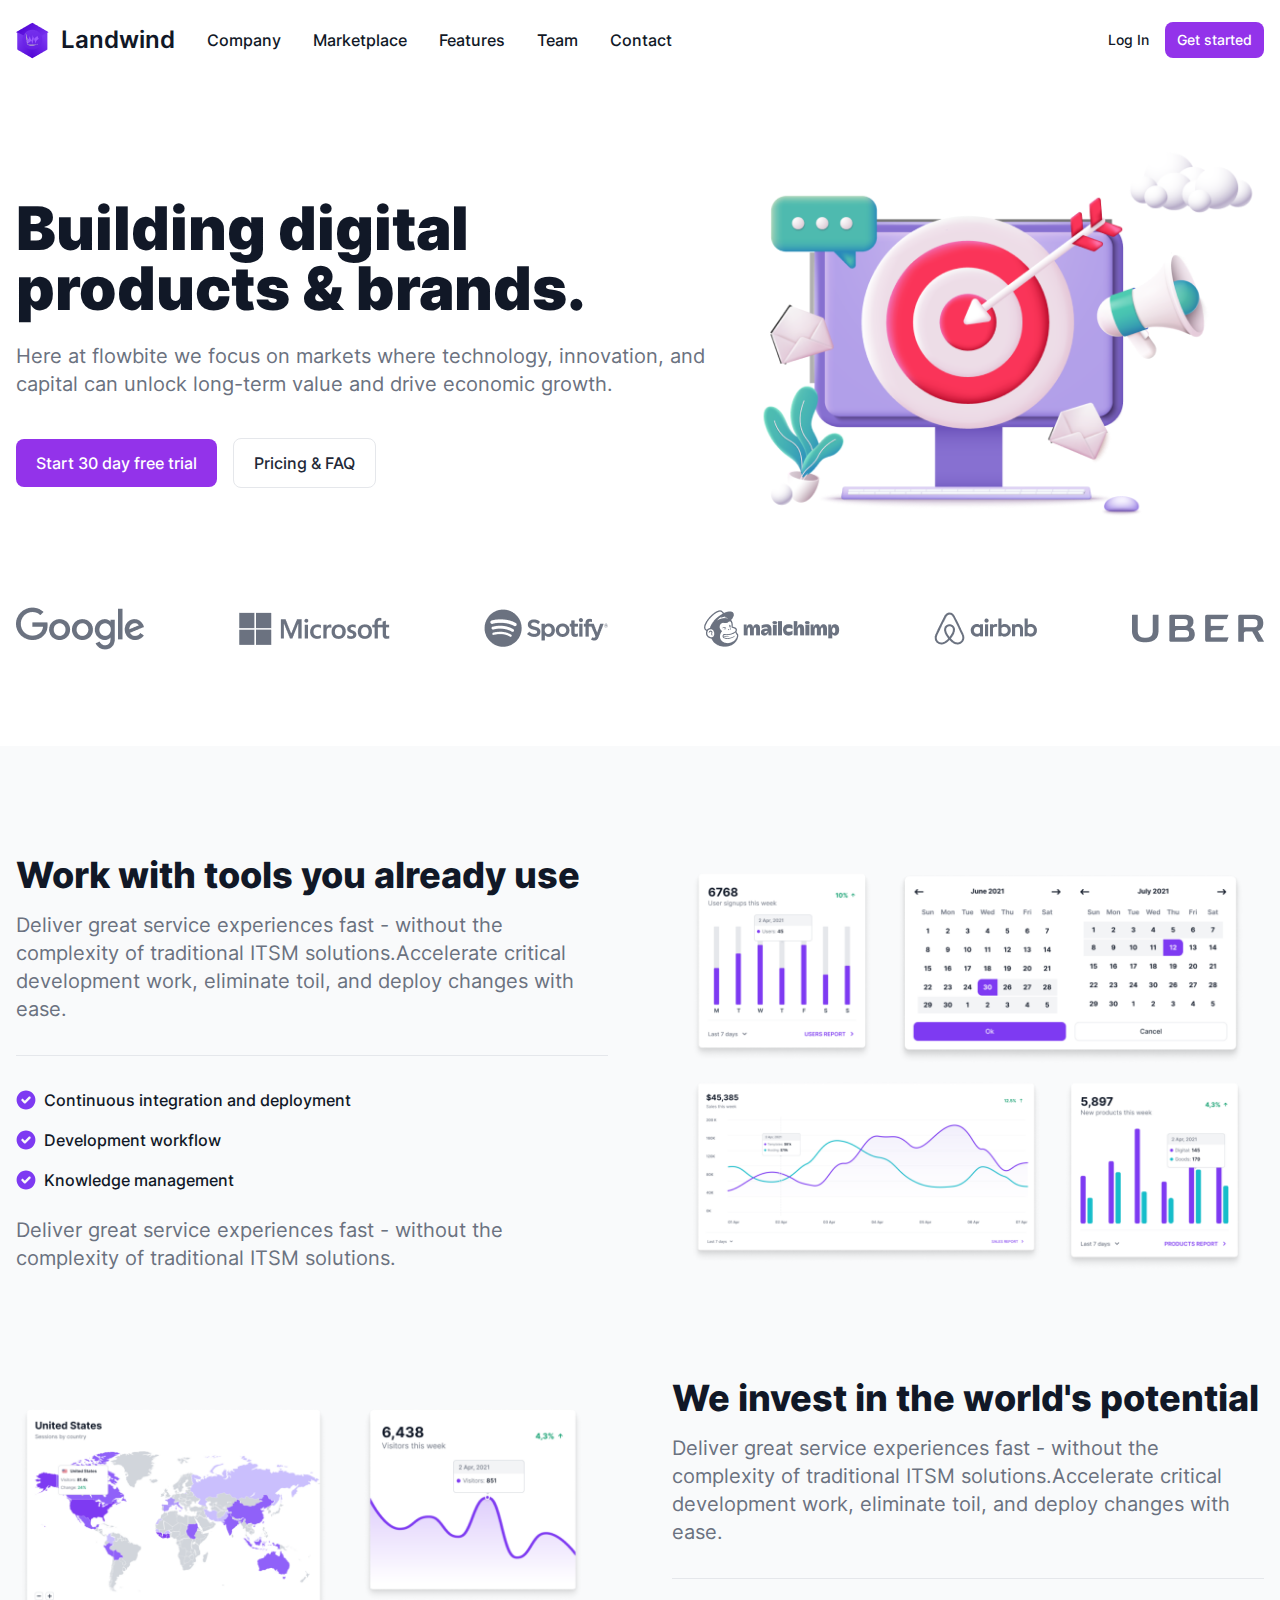
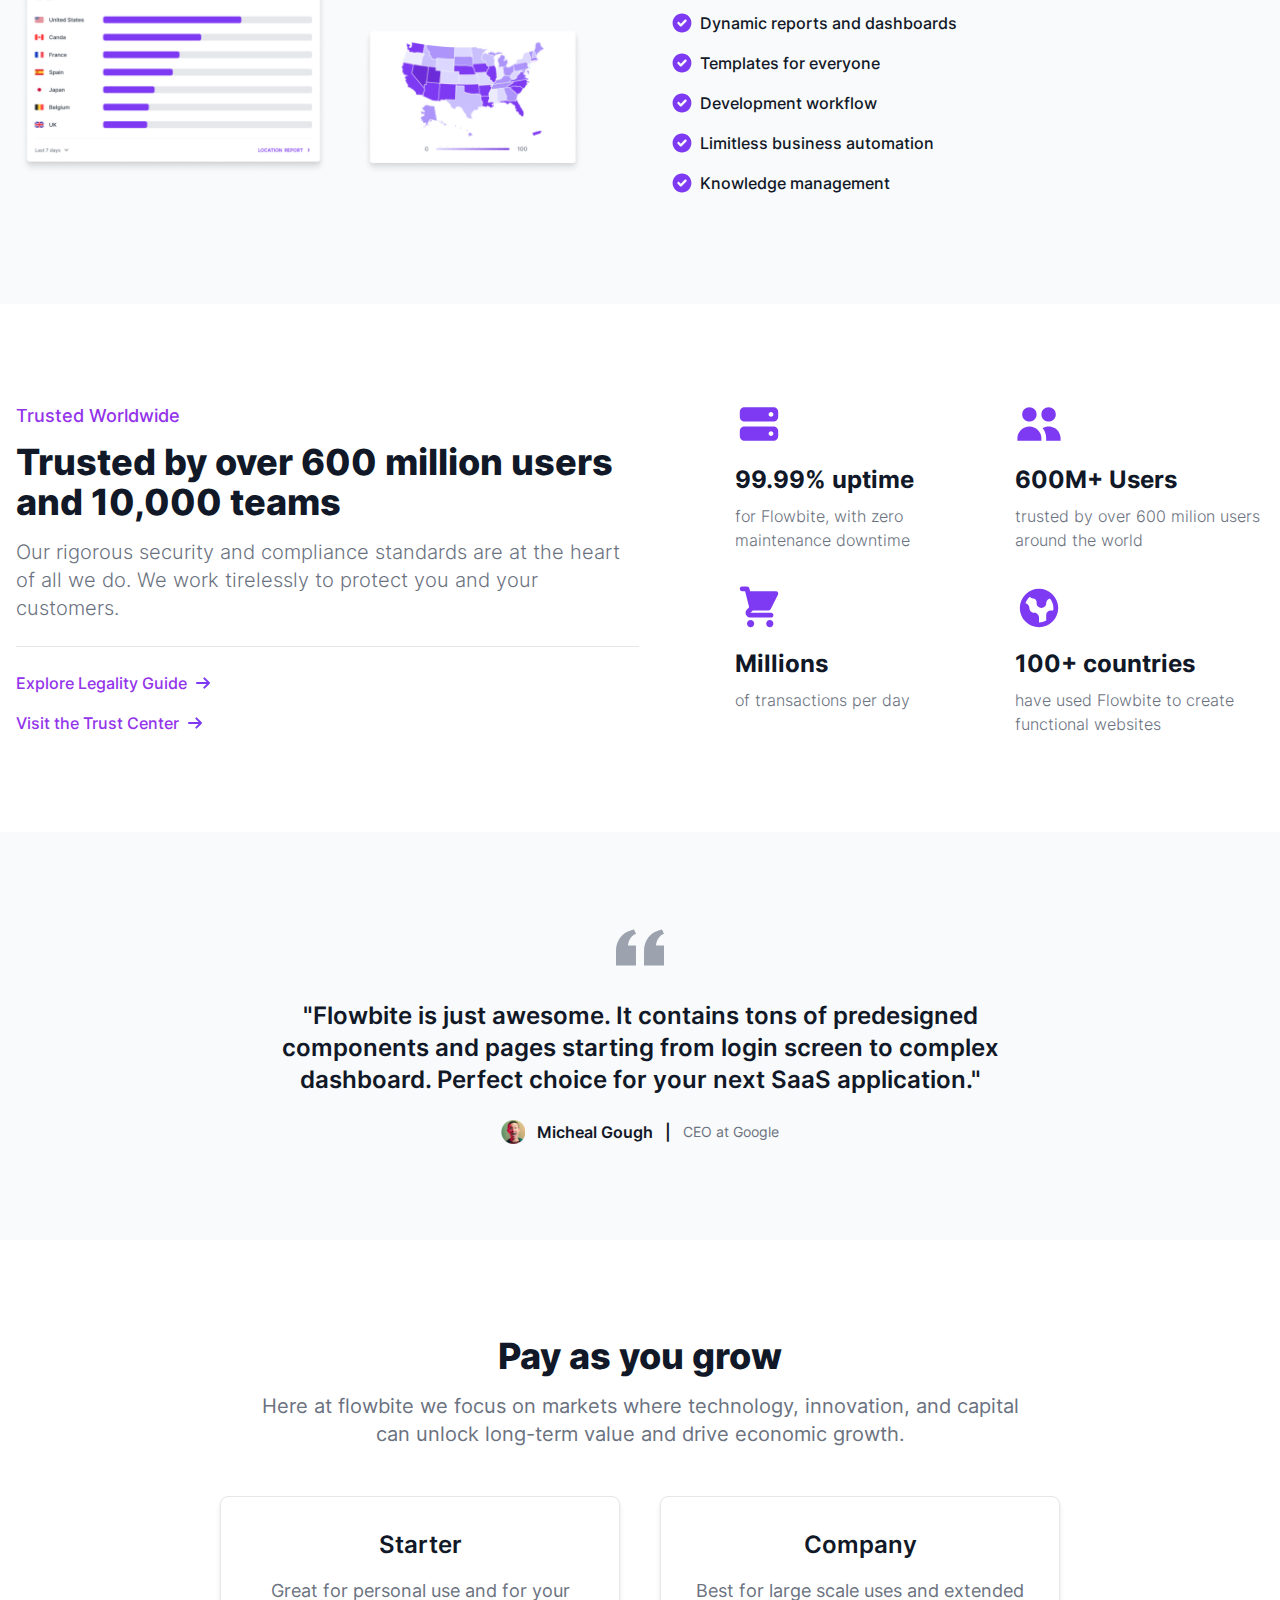
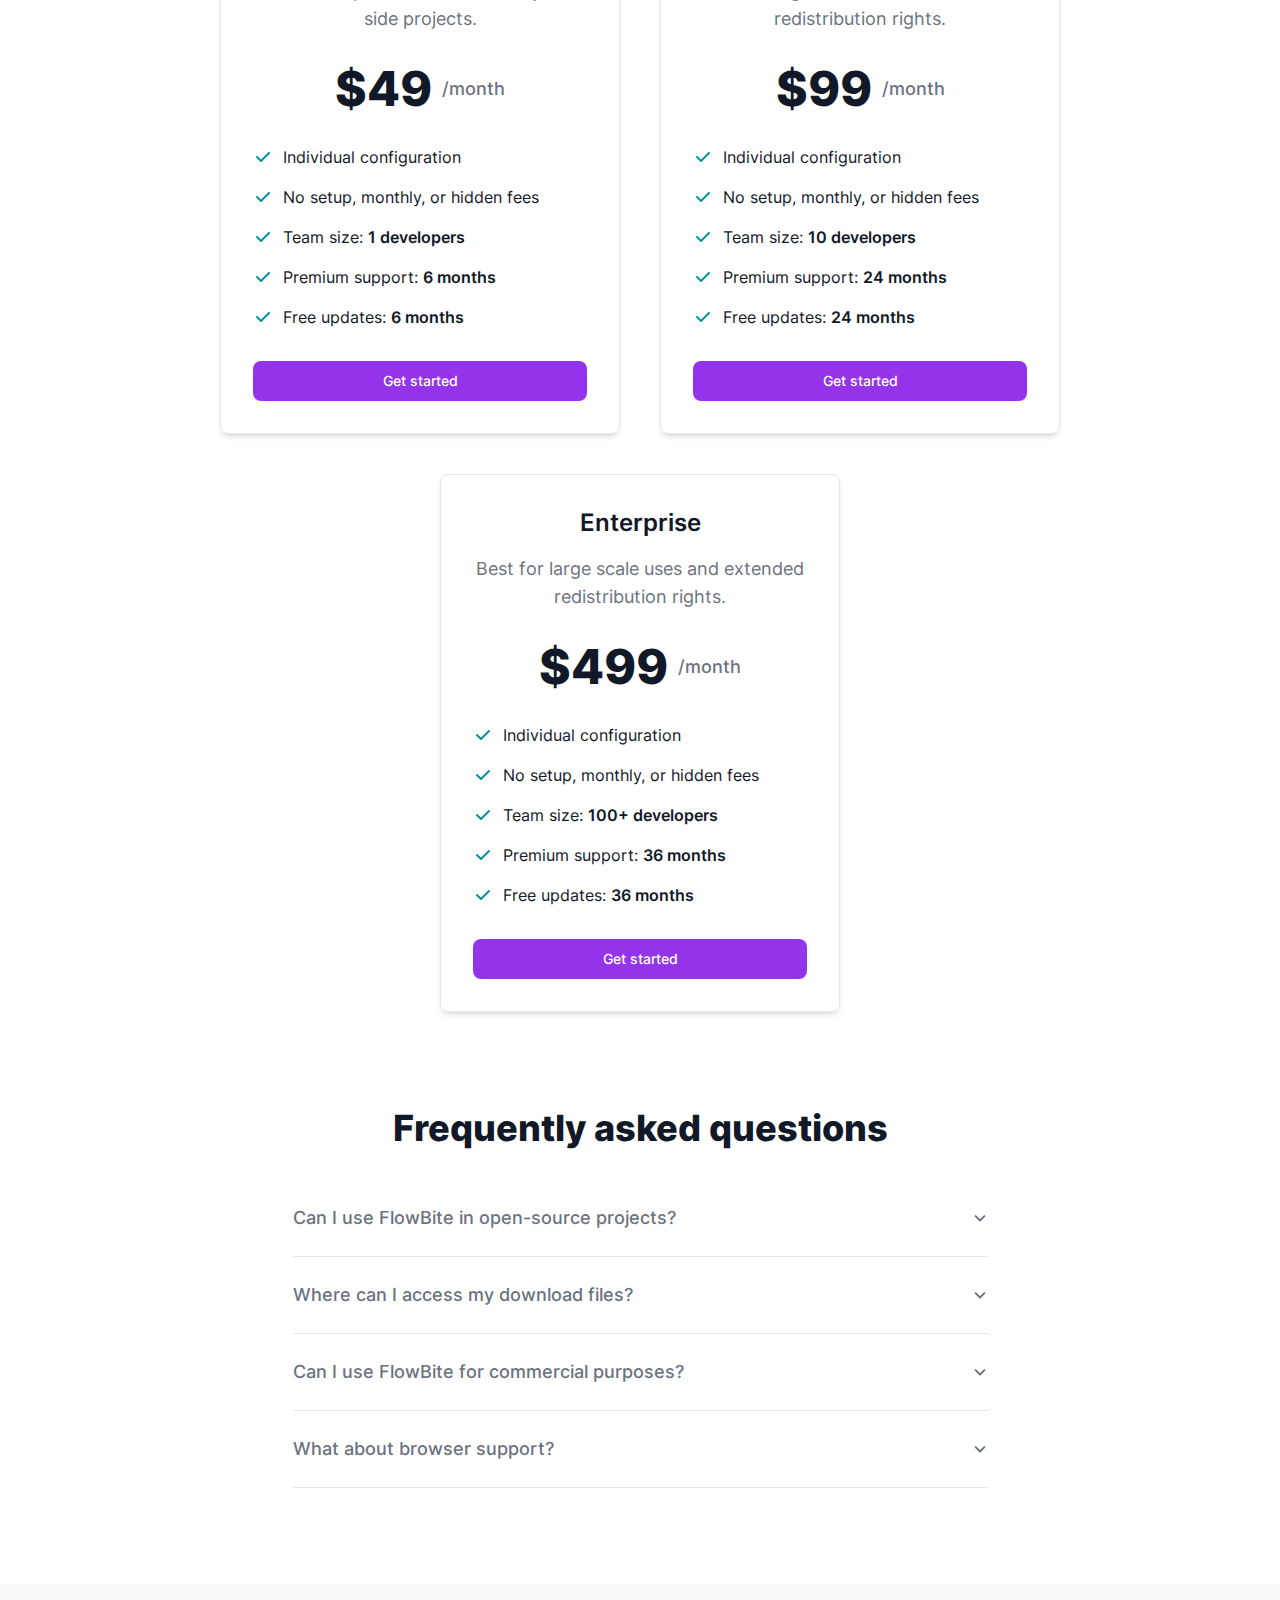
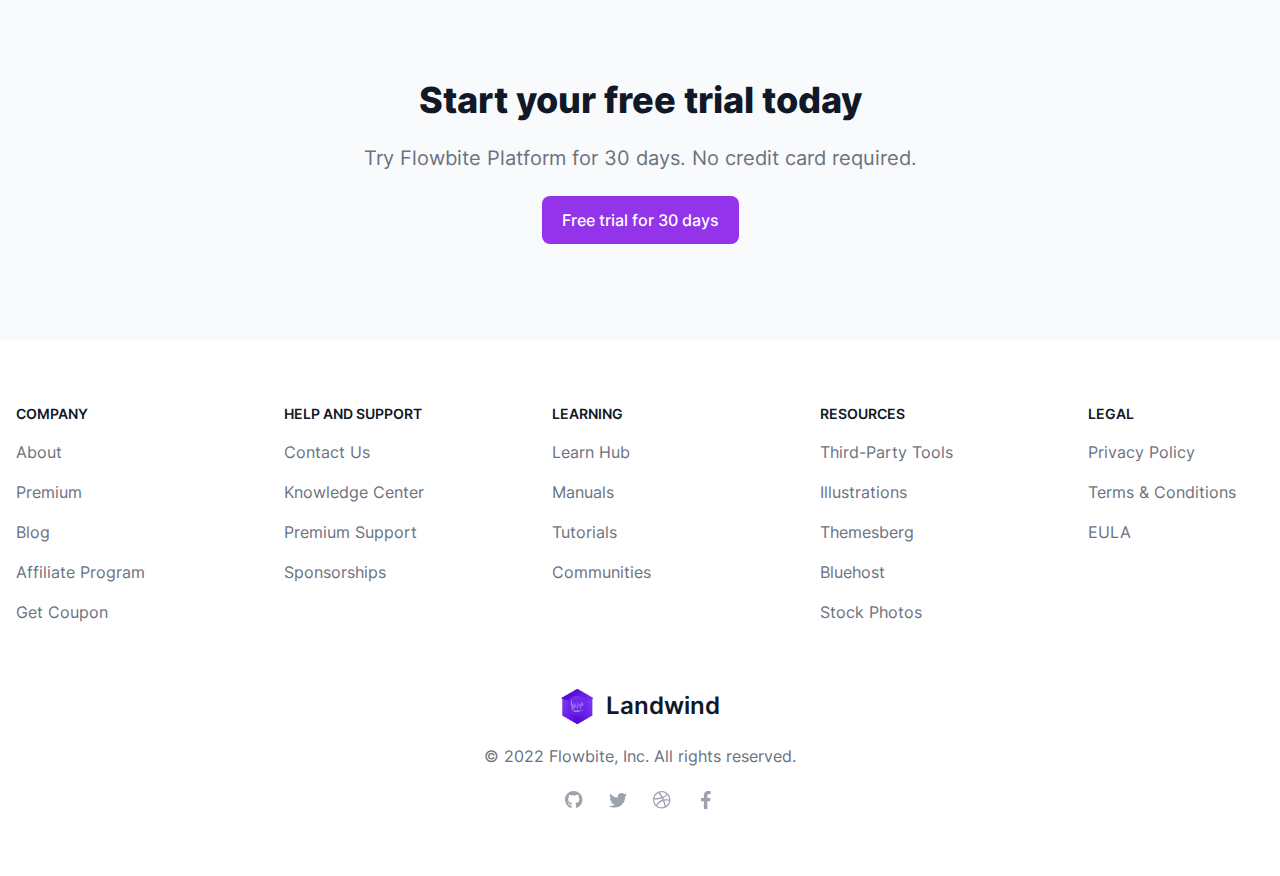
<file: index.html>
<!DOCTYPE html>
<html lang="en">

<head>
  <meta charset="UTF-8">
  <meta name="viewport" content="width=device-width, initial-scale=1.0">
  <title>Landwind</title>
  <link rel="icon" href="images/app-logo.png">
  <link rel="stylesheet" href="./styles/app.css">
</head>

<body class="font-Inter bg-white text-gray-900">

  <svg class="hidden">

    <symbol id="check-circle" viewBox="0 0 16 17" fill="none" xmlns="http://www.w3.org/2000/svg">
      <path fill-rule="evenodd" clip-rule="evenodd"
        d="M8 16.5C10.1217 16.5 12.1566 15.6571 13.6569 14.1569C15.1571 12.6566 16 10.6217 16 8.5C16 6.37827 15.1571 4.34344 13.6569 2.84315C12.1566 1.34285 10.1217 0.5 8 0.5C5.87827 0.5 3.84344 1.34285 2.34315 2.84315C0.842855 4.34344 0 6.37827 0 8.5C0 10.6217 0.842855 12.6566 2.34315 14.1569C3.84344 15.6571 5.87827 16.5 8 16.5ZM11.707 7.207C11.8892 7.0184 11.99 6.7658 11.9877 6.5036C11.9854 6.2414 11.8802 5.99059 11.6948 5.80518C11.5094 5.61977 11.2586 5.5146 10.9964 5.51233C10.7342 5.51005 10.4816 5.61084 10.293 5.793L7 9.086L5.707 7.793C5.5184 7.61084 5.2658 7.51005 5.0036 7.51233C4.7414 7.5146 4.49059 7.61977 4.30518 7.80518C4.11977 7.99059 4.0146 8.2414 4.01233 8.5036C4.01005 8.7658 4.11084 9.0184 4.293 9.207L6.293 11.207C6.48053 11.3945 6.73484 11.4998 7 11.4998C7.26516 11.4998 7.51947 11.3945 7.707 11.207L11.707 7.207Z"
        fill="#7E3AF2" />
    </symbol>

    <symbol id="server" viewBox="0 0 48 48" fill="none" xmlns="http://www.w3.org/2000/svg">
      <path fill-rule="evenodd" clip-rule="evenodd"
        d="M4.8 12C4.8 10.727 5.30572 9.50607 6.20589 8.6059C7.10607 7.70572 8.32696 7.20001 9.6 7.20001H38.4C39.673 7.20001 40.8939 7.70572 41.7941 8.6059C42.6943 9.50607 43.2 10.727 43.2 12V16.8C43.2 18.0731 42.6943 19.2939 41.7941 20.1941C40.8939 21.0943 39.673 21.6 38.4 21.6H9.6C8.32696 21.6 7.10607 21.0943 6.20589 20.1941C5.30572 19.2939 4.8 18.0731 4.8 16.8V12ZM38.4 14.4C38.4 15.0365 38.1471 15.647 37.6971 16.0971C37.247 16.5472 36.6365 16.8 36 16.8C35.3635 16.8 34.753 16.5472 34.3029 16.0971C33.8529 15.647 33.6 15.0365 33.6 14.4C33.6 13.7635 33.8529 13.153 34.3029 12.703C34.753 12.2529 35.3635 12 36 12C36.6365 12 37.247 12.2529 37.6971 12.703C38.1471 13.153 38.4 13.7635 38.4 14.4ZM4.8 31.2C4.8 29.927 5.30572 28.7061 6.20589 27.8059C7.10607 26.9057 8.32696 26.4 9.6 26.4H38.4C39.673 26.4 40.8939 26.9057 41.7941 27.8059C42.6943 28.7061 43.2 29.927 43.2 31.2V36C43.2 37.2731 42.6943 38.4939 41.7941 39.3941C40.8939 40.2943 39.673 40.8 38.4 40.8H9.6C8.32696 40.8 7.10607 40.2943 6.20589 39.3941C5.30572 38.4939 4.8 37.2731 4.8 36V31.2ZM38.4 33.6C38.4 34.2365 38.1471 34.847 37.6971 35.2971C37.247 35.7472 36.6365 36 36 36C35.3635 36 34.753 35.7472 34.3029 35.2971C33.8529 34.847 33.6 34.2365 33.6 33.6C33.6 32.9635 33.8529 32.353 34.3029 31.903C34.753 31.4529 35.3635 31.2 36 31.2C36.6365 31.2 37.247 31.4529 37.6971 31.903C38.1471 32.353 38.4 32.9635 38.4 33.6Z"
        fill="#7E3AF2" />
    </symbol>

    <symbol id="users" viewBox="0 0 48 48" fill="none" xmlns="http://www.w3.org/2000/svg">
      <path
        d="M21.6 14.4C21.6 16.3096 20.8414 18.1409 19.4912 19.4912C18.1409 20.8414 16.3096 21.6 14.4 21.6C12.4904 21.6 10.6591 20.8414 9.30883 19.4912C7.95856 18.1409 7.19999 16.3096 7.19999 14.4C7.19999 12.4905 7.95856 10.6591 9.30883 9.30884C10.6591 7.95858 12.4904 7.20001 14.4 7.20001C16.3096 7.20001 18.1409 7.95858 19.4912 9.30884C20.8414 10.6591 21.6 12.4905 21.6 14.4ZM40.8 14.4C40.8 15.3455 40.6138 16.2818 40.2519 17.1553C39.8901 18.0289 39.3597 18.8226 38.6912 19.4912C38.0226 20.1598 37.2289 20.6901 36.3553 21.0519C35.4818 21.4138 34.5455 21.6 33.6 21.6C32.6545 21.6 31.7182 21.4138 30.8447 21.0519C29.9711 20.6901 29.1774 20.1598 28.5088 19.4912C27.8402 18.8226 27.3099 18.0289 26.9481 17.1553C26.5862 16.2818 26.4 15.3455 26.4 14.4C26.4 12.4905 27.1586 10.6591 28.5088 9.30884C29.8591 7.95858 31.6904 7.20001 33.6 7.20001C35.5096 7.20001 37.3409 7.95858 38.6912 9.30884C40.0414 10.6591 40.8 12.4905 40.8 14.4ZM31.032 40.8C31.1424 40.0152 31.2 39.216 31.2 38.4C31.2055 34.6293 29.937 30.9673 27.6 28.008C29.4242 26.9548 31.4935 26.4003 33.5999 26.4003C35.7063 26.4003 37.7756 26.9548 39.5999 28.0079C41.4241 29.0611 42.9389 30.5759 43.9922 32.4001C45.0454 34.2243 45.5999 36.2936 45.6 38.4V40.8H31.032ZM14.4 26.4C17.5826 26.4 20.6348 27.6643 22.8853 29.9147C25.1357 32.1652 26.4 35.2174 26.4 38.4V40.8H2.39999V38.4C2.39999 35.2174 3.66428 32.1652 5.91471 29.9147C8.16515 27.6643 11.2174 26.4 14.4 26.4Z"
        fill="#7E3AF2" />
    </symbol>

    <symbol id="shopping-cart" viewBox="0 0 48 48" fill="none" xmlns="http://www.w3.org/2000/svg">
      <path
        d="M7.2 2.39999C6.56348 2.39999 5.95303 2.65285 5.50295 3.10294C5.05286 3.55302 4.8 4.16347 4.8 4.79999C4.8 5.43651 5.05286 6.04696 5.50295 6.49705C5.95303 6.94714 6.56348 7.19999 7.2 7.19999H10.128L10.86 10.1328C10.8673 10.1666 10.8753 10.2002 10.884 10.2336L14.1432 23.2656L12 25.4064C8.976 28.4304 11.1168 33.6 15.3936 33.6H36C36.6365 33.6 37.247 33.3471 37.6971 32.897C38.1471 32.447 38.4 31.8365 38.4 31.2C38.4 30.5635 38.1471 29.953 37.6971 29.5029C37.247 29.0528 36.6365 28.8 36 28.8H15.3936L17.7936 26.4H33.6C34.0456 26.3998 34.4823 26.2755 34.8613 26.0411C35.2402 25.8067 35.5464 25.4714 35.7456 25.0728L42.9456 10.6728C43.1284 10.307 43.2147 9.90053 43.1963 9.49201C43.1779 9.08348 43.0554 8.68644 42.8405 8.33854C42.6255 7.99064 42.3253 7.70344 41.9682 7.50418C41.611 7.30492 41.2089 7.20021 40.8 7.19999H15.072L14.328 4.21679C14.198 3.6978 13.8983 3.23713 13.4765 2.90797C13.0547 2.5788 12.535 2.40001 12 2.39999H7.2ZM38.4 39.6C38.4 40.5548 38.0207 41.4704 37.3456 42.1456C36.6705 42.8207 35.7548 43.2 34.8 43.2C33.8452 43.2 32.9296 42.8207 32.2544 42.1456C31.5793 41.4704 31.2 40.5548 31.2 39.6C31.2 38.6452 31.5793 37.7295 32.2544 37.0544C32.9296 36.3793 33.8452 36 34.8 36C35.7548 36 36.6705 36.3793 37.3456 37.0544C38.0207 37.7295 38.4 38.6452 38.4 39.6ZM15.6 43.2C16.5548 43.2 17.4705 42.8207 18.1456 42.1456C18.8207 41.4704 19.2 40.5548 19.2 39.6C19.2 38.6452 18.8207 37.7295 18.1456 37.0544C17.4705 36.3793 16.5548 36 15.6 36C14.6452 36 13.7295 36.3793 13.0544 37.0544C12.3793 37.7295 12 38.6452 12 39.6C12 40.5548 12.3793 41.4704 13.0544 42.1456C13.7295 42.8207 14.6452 43.2 15.6 43.2Z"
        fill="#7E3AF2" />
    </symbol>

    <symbol id="globe" viewBox="0 0 48 48" fill="none" xmlns="http://www.w3.org/2000/svg">
      <path fill-rule="evenodd" clip-rule="evenodd"
        d="M24 43.2C29.0921 43.2 33.9757 41.1771 37.5764 37.5764C41.1771 33.9757 43.2 29.0921 43.2 24C43.2 18.9078 41.1771 14.0242 37.5764 10.4235C33.9757 6.82284 29.0921 4.79999 24 4.79999C18.9078 4.79999 14.0242 6.82284 10.4235 10.4235C6.82284 14.0242 4.79999 18.9078 4.79999 24C4.79999 29.0921 6.82284 33.9757 10.4235 37.5764C14.0242 41.1771 18.9078 43.2 24 43.2ZM10.3968 19.2648C11.2879 16.7129 12.8779 14.4626 14.9856 12.7704C15.6288 13.752 16.7376 14.4 18 14.4C18.9548 14.4 19.8704 14.7793 20.5456 15.4544C21.2207 16.1295 21.6 17.0452 21.6 18V19.2C21.6 20.473 22.1057 21.6939 23.0059 22.5941C23.9061 23.4943 25.1269 24 26.4 24C27.673 24 28.8939 23.4943 29.7941 22.5941C30.6943 21.6939 31.2 20.473 31.2 19.2C31.1996 18.1258 31.5595 17.0825 32.2222 16.2371C32.8849 15.3917 33.812 14.793 34.8552 14.5368C37.1455 17.1568 38.4054 20.52 38.4 24C38.4 24.816 38.3328 25.62 38.2008 26.4H36C34.7269 26.4 33.5061 26.9057 32.6059 27.8059C31.7057 28.7061 31.2 29.927 31.2 31.2V36.4728C29.0119 37.7388 26.5279 38.4037 24 38.4V33.6C24 32.327 23.4943 31.1061 22.5941 30.2059C21.6939 29.3057 20.473 28.8 19.2 28.8C17.9269 28.8 16.706 28.2943 15.8059 27.3941C14.9057 26.4939 14.4 25.273 14.4 24C14.4004 22.8648 13.9985 21.7662 13.2656 20.8993C12.5327 20.0323 11.5162 19.4532 10.3968 19.2648Z"
        fill="#7E3AF2" />
    </symbol>

    <symbol id="arrow-right" viewBox="0 0 16 16" fill="none" xmlns="http://www.w3.org/2000/svg">
      <path d="M14 8.00001H2H14Z" fill="#7E3AF2" />
      <path d="M9.33333 3.33334L14 8.00001M14 8.00001L9.33333 12.6667M14 8.00001H2" stroke="#7E3AF2" stroke-width="2"
        stroke-linecap="round" stroke-linejoin="round" />
    </symbol>

    <symbol id="quotes" viewBox="0 0 48 45" fill="none" xmlns="http://www.w3.org/2000/svg">
      <path
        d="M28.034 36L28.034 21.218C28.034 9.81 35.496 2.078 46 0L47.99 4.302C43.126 6.136 40 11.578 40 16H48V36H28.034ZM0 36V21.218C0 9.81 7.496 2.076 18 0L19.992 4.302C15.126 6.136 12 11.578 12 16H19.966L19.966 36L0 36Z"
        fill="#9CA3AF" />
    </symbol>

    <symbol id="check" viewBox="0 0 20 20" fill="none" xmlns="http://www.w3.org/2000/svg">
      <path fill-rule="evenodd" clip-rule="evenodd"
        d="M16.707 5.29303C16.8945 5.48056 16.9998 5.73487 16.9998 6.00003C16.9998 6.26519 16.8945 6.5195 16.707 6.70703L8.70698 14.707C8.51945 14.8945 8.26514 14.9998 7.99998 14.9998C7.73482 14.9998 7.48051 14.8945 7.29298 14.707L3.29298 10.707C3.11082 10.5184 3.01003 10.2658 3.01231 10.0036C3.01458 9.74143 3.11975 9.49062 3.30516 9.30521C3.49057 9.1198 3.74138 9.01464 4.00358 9.01236C4.26578 9.01008 4.51838 9.11087 4.70698 9.29303L7.99998 12.586L15.293 5.29303C15.4805 5.10556 15.7348 5.00024 16 5.00024C16.2651 5.00024 16.5195 5.10556 16.707 5.29303Z"
        fill="#0694A2" />
    </symbol>

    <symbol id="chevron-down" viewBox="0 0 17 16" fill="none" xmlns="http://www.w3.org/2000/svg">
      <path d="M13.1667 6L8.50001 10.6667L3.83334 6" stroke="currentColor" stroke-width="2" stroke-linecap="round"
        stroke-linejoin="round" />
    </symbol>

    <symbol id="github" viewBox="0 0 24 24" fill="none" xmlns="http://www.w3.org/2000/svg">
      <path
        d="M8.80078 16.7109C8.80078 16.6406 8.73047 16.5703 8.625 16.5703C8.51953 16.5703 8.44922 16.6406 8.44922 16.7109C8.44922 16.7812 8.51953 16.8516 8.625 16.8164C8.73047 16.8164 8.80078 16.7812 8.80078 16.7109ZM7.71094 16.5352C7.71094 16.6055 7.78125 16.7109 7.88672 16.7109C7.95703 16.7461 8.0625 16.7109 8.09766 16.6406C8.09766 16.5703 8.0625 16.5 7.95703 16.4648C7.85156 16.4297 7.74609 16.4648 7.71094 16.5352ZM9.29297 16.5C9.1875 16.5 9.11719 16.5703 9.11719 16.6758C9.11719 16.7461 9.22266 16.7812 9.32812 16.7461C9.43359 16.7109 9.50391 16.6758 9.46875 16.6055C9.46875 16.5352 9.36328 16.4648 9.29297 16.5ZM11.5781 3C6.72656 3 3 6.72656 3 11.5781C3 15.4805 5.42578 18.8203 8.94141 20.0156C9.39844 20.0859 9.53906 19.8047 9.53906 19.5938C9.53906 19.3477 9.53906 18.1523 9.53906 17.4141C9.53906 17.4141 7.07812 17.9414 6.55078 16.3594C6.55078 16.3594 6.16406 15.3398 5.60156 15.0938C5.60156 15.0938 4.79297 14.5312 5.63672 14.5312C5.63672 14.5312 6.51562 14.6016 7.00781 15.4453C7.78125 16.8164 9.04688 16.4297 9.57422 16.1836C9.64453 15.6211 9.85547 15.2344 10.1367 14.9883C8.16797 14.7773 6.16406 14.4961 6.16406 11.1211C6.16406 10.1367 6.44531 9.67969 7.00781 9.04688C6.90234 8.80078 6.62109 7.88672 7.11328 6.65625C7.81641 6.44531 9.53906 7.60547 9.53906 7.60547C10.2422 7.39453 10.9805 7.32422 11.7188 7.32422C12.4922 7.32422 13.2305 7.39453 13.9336 7.60547C13.9336 7.60547 15.6211 6.41016 16.3594 6.65625C16.8516 7.88672 16.5352 8.80078 16.4648 9.04688C17.0273 9.67969 17.3789 10.1367 17.3789 11.1211C17.3789 14.4961 15.3047 14.7773 13.3359 14.9883C13.6523 15.2695 13.9336 15.7969 13.9336 16.6406C13.9336 17.8008 13.8984 19.2773 13.8984 19.5586C13.8984 19.8047 14.0742 20.0859 14.5312 19.9805C18.0469 18.8203 20.4375 15.4805 20.4375 11.5781C20.4375 6.72656 16.4648 3 11.5781 3ZM6.41016 15.1289C6.33984 15.1641 6.375 15.2695 6.41016 15.3398C6.48047 15.375 6.55078 15.4102 6.62109 15.375C6.65625 15.3398 6.65625 15.2344 6.58594 15.1641C6.51562 15.1289 6.44531 15.0938 6.41016 15.1289ZM6.02344 14.8477C5.98828 14.918 6.02344 14.9531 6.09375 14.9883C6.16406 15.0234 6.23438 15.0234 6.26953 14.9531C6.26953 14.918 6.23438 14.8828 6.16406 14.8477C6.09375 14.8125 6.05859 14.8125 6.02344 14.8477ZM7.14844 16.1133C7.11328 16.1484 7.11328 16.2539 7.21875 16.3242C7.28906 16.3945 7.39453 16.4297 7.42969 16.3594C7.46484 16.3242 7.46484 16.2188 7.39453 16.1484C7.32422 16.0781 7.21875 16.043 7.14844 16.1133ZM6.76172 15.5859C6.69141 15.6211 6.69141 15.7266 6.76172 15.7969C6.83203 15.8672 6.90234 15.9023 6.97266 15.8672C7.00781 15.832 7.00781 15.7266 6.97266 15.6562C6.90234 15.5859 6.83203 15.5508 6.76172 15.5859Z"
        fill="#9CA3AF" />
    </symbol>

    <symbol id="twitter" viewBox="0 0 24 24" fill="none" xmlns="http://www.w3.org/2000/svg">
      <path
        d="M19.1367 8.62109C19.8398 8.09375 20.4727 7.46094 20.9648 6.72266C20.332 7.00391 19.5938 7.21484 18.8555 7.28516C19.6289 6.82812 20.1914 6.125 20.4727 5.24609C19.7695 5.66797 18.9609 5.98438 18.1523 6.16016C17.4492 5.42188 16.5 5 15.4453 5C13.4062 5 11.7539 6.65234 11.7539 8.69141C11.7539 8.97266 11.7891 9.25391 11.8594 9.53516C8.80078 9.35938 6.05859 7.88281 4.23047 5.66797C3.91406 6.19531 3.73828 6.82812 3.73828 7.53125C3.73828 8.79688 4.37109 9.92188 5.39062 10.5898C4.79297 10.5547 4.19531 10.4141 3.70312 10.1328V10.168C3.70312 11.9609 4.96875 13.4375 6.65625 13.7891C6.375 13.8594 6.02344 13.9297 5.70703 13.9297C5.46094 13.9297 5.25 13.8945 5.00391 13.8594C5.46094 15.3359 6.83203 16.3906 8.44922 16.4258C7.18359 17.4102 5.60156 18.0078 3.87891 18.0078C3.5625 18.0078 3.28125 17.9727 3 17.9375C4.61719 18.9922 6.55078 19.5898 8.66016 19.5898C15.4453 19.5898 19.1367 14 19.1367 9.11328C19.1367 8.9375 19.1367 8.79688 19.1367 8.62109Z"
        fill="#9CA3AF" />
    </symbol>

    <symbol id="dribbble" viewBox="0 0 24 24" fill="none" xmlns="http://www.w3.org/2000/svg">
      <path
        d="M11.7188 3C6.90234 3 3 6.9375 3 11.7188C3 16.5352 6.90234 20.4375 11.7188 20.4375C16.5 20.4375 20.4375 16.5352 20.4375 11.7188C20.4375 6.9375 16.5 3 11.7188 3ZM17.4492 7.04297C18.5039 8.30859 19.1367 9.92578 19.1367 11.6836C18.8906 11.6133 16.4297 11.1211 13.9688 11.4375C13.7578 10.9453 13.582 10.5234 13.3008 9.96094C16.0781 8.83594 17.3086 7.25391 17.4492 7.04297ZM16.6406 6.16406C16.5 6.375 15.375 7.88672 12.7383 8.87109C11.5078 6.62109 10.1719 4.79297 9.96094 4.51172C12.3164 3.94922 14.8125 4.54688 16.6406 6.16406ZM8.51953 5.00391C8.73047 5.28516 10.0664 7.11328 11.2969 9.32812C7.81641 10.2422 4.75781 10.2422 4.40625 10.207C4.89844 7.92188 6.44531 5.98828 8.51953 5.00391ZM4.26562 11.7539C4.26562 11.6836 4.26562 11.6133 4.26562 11.5078C4.58203 11.543 8.20312 11.5781 11.8945 10.4531C12.1406 10.875 12.3164 11.2969 12.5273 11.7188C9.82031 12.4922 7.35938 14.6719 6.16406 16.7109C4.96875 15.4102 4.26562 13.6523 4.26562 11.7539ZM7.11328 17.625C7.92188 16.043 10.0312 13.9688 13.0195 12.9492C14.0742 15.6562 14.4961 17.9414 14.6016 18.6094C12.2109 19.6289 9.32812 19.3477 7.11328 17.625ZM15.8672 17.9062C15.7969 17.4844 15.375 15.3047 14.4258 12.5977C16.7461 12.2461 18.7852 12.8438 19.0664 12.9141C18.7148 14.9883 17.5195 16.7812 15.8672 17.9062Z"
        fill="#9CA3AF" />
    </symbol>

    <symbol id="facebook" viewBox="0 0 24 24" fill="none" xmlns="http://www.w3.org/2000/svg">
      <path
        d="M16.0352 13.125L16.5273 9.89062H13.3984V7.78125C13.3984 6.86719 13.8203 6.02344 15.2266 6.02344H16.668V3.24609C16.668 3.24609 15.3672 3 14.1367 3C11.5703 3 9.88281 4.58203 9.88281 7.39453V9.89062H7V13.125H9.88281V21H13.3984V13.125H16.0352Z"
        fill="#9CA3AF" />
    </symbol>

  </svg>

  <!-- App Header -->
  <header class="z-40 fixed md:static top-0 left-0 right-0 shadow md:shadow-none bg-white h-20">
    <div class="container font-InterMedium flex items-center justify-between h-20">
      <!-- Left Header Section -->
      <div class="flex-center gap-8">
        <!-- App Logo -->
        <a href="#" class="flex-center gap-2 lg:gap-3 h-8 md:h-9">
          <img src="./images/app-logo.png" alt="app logo">
          <span class="text-xl lg:text-2xl font-InterSemiBold">Landwind</span>
        </a>
        <!-- Header Menu -->
        <ul class="hidden md:flex-center gap-4 lg:gap-8 child:transition-all child-hover:text-purple-600">
          <li><a href="#">Company</a></li>
          <li><a href="#">Marketplace</a></li>
          <li><a href="#">Features</a></li>
          <li><a href="#">Team</a></li>
          <li><a href="#">Contact</a></li>
        </ul>
      </div>
      <!-- Right Header Section: Buttons -->
      <div class="hidden md:flex-center gap-3 lg:gap-4 text-sm">
        <a href="#" class="hidden lg:inline-block transition-all hover:text-purple-600">Log In</a>
        <a href="#" class="btn py-2 px-3 flex-center">Get started</a>
      </div>
      <!-- Mobile Menu toggle Btn -->
      <div class="cursor-default md:hidden flex flex-col justify-between w-8 relative h-5 mobile-menu__toggle-btn">
        <span class="bar w-full h-[3px] bg-purple-600 transition-all rounded-3xl"></span>
        <span class="bar w-full h-[3px] bg-purple-600 transition-all rounded-3xl"></span>
        <span class="bar w-full h-[3px] bg-purple-600 transition-all rounded-3xl mt-px"></span>
      </div>
      <!-- Mobile Menu -->
      <div
        class="overlay md:hidden opacity-0 invisible transition-all fixed left-0 bottom-0 right-0 -z-20 top-16 w-full h-screen bg-black/10">
      </div>
      <ul class="mobile-menu -translate-y-[380px] md:hidden absolute -z-10 left-0 top-16 w-full bg-white flex flex-col items-center font-InterSemiBold text-purple-600 gap-5 py-5 rounded-b-lg>
        <li><a href=" #">Company</a></li>
        <li><a href="#">Marketplace</a></li>
        <li><a href="#">Features</a></li>
        <li><a href="#">Team</a></li>
        <li><a href="#">Contact</a></li>
        <li>
          <a href="#" class="btn py-2 px-2 lg:px-3 flex-center">Get Started</a>
        </li>
      </ul>
    </div>
  </header>

  <!-- Main -->
  <main>

    <!-- Hero Section -->
    <section class="mt-20 md:mt-8 lg:mt-12 xl:mt-16">
      <div class="container flex flex-col-reverse lg:flex-row gap-8 md:items-center lg:justify-between">
        <!-- Left Hero Section -->
        <div class="lg:w-[530px] xl:w-[736px] 2xl:w-[900px]">
          <!-- Hero Title -->
          <h1 class="font-InterBlack text-3xl sm:text-4xl md:text-5xl xl:text-6xl">Building digital products & brands.
          </h1>
          <!-- Hero Caption -->
          <p class="md:text-xl text-gray-500 mt-6">Here at flowbite we focus on markets where technology,
            innovation, and
            capital can unlock long-term value and drive economic growth.</p>

          <!-- Hero Buttons -->
          <div class="flex flex-col xs:flex-row xs:items-center gap-4 mt-6 md:mt-10 md:child:cursor-pointer">
            <a href="#" class="btn w-full xs:w-auto py-3 px-4 md:px-5 text-center">Start 30 day free trial</a>
            <a href="#"
              class="w-full xs:w-auto text-gray-800 rounded-lg font-InterMedium py-3 px-4 md:px-5 border border-gray-200 text-center">Pricing
              & FAQ</a>
          </div>

        </div>

        <!-- Right Hero Section -->
        <div>
          <img src="./images/heros-section.png" alt="digital products">
        </div>

      </div>
    </section>

    <!-- Logos Section -->
    <section class="mt-20 lg:mt-16">
      <div
        class="container flex items-center justify-center sm:justify-between lg:justify-center xl:justify-between flex-wrap gap-x-20 gap-y-10">
        <img src="images/company-logos/google.png" alt="google logo">
        <img src="images/company-logos/microsoft.png" alt="microsoft logo">
        <img src="images/company-logos/spotify.png" alt="spotify logo">
        <img src="images/company-logos/mailchimp.png" alt="mailchimp logo">
        <img src="images/company-logos/airbnb.png" alt="airbnb logo">
        <img src="images/company-logos/uber.png" alt="uber logo">
      </div>
    </section>

    <!-- Features Section -->
    <section class="mt-16 md:mt-20 lg:mt-24 py-16 md:py-20 lg:py-24 bg-gray-50">
      <div class="container">
        <!-- First Features -->
        <div class="flex flex-col lg:flex-row lg:items-center lg:justify-between gap-10 md:gap-12 xl:gap-16">

          <!-- First Features Description -->
          <div class="lg:w-1/2">
            <h2 class="section__title">Work with tools you already use</h2>
            <p class="md:text-xl text-gray-500 mt-4 pb-6 xl:pb-8 border-b border-b-gray-200">
              Deliver great service experiences fast - without the complexity of traditional ITSM solutions.Accelerate
              critical development work, eliminate toil, and deploy changes with ease.
            </p>
            <!-- First Features Options -->
            <div class="mt-6 xl:mt-8 mb-6 font-InterMedium space-y-4">

              <div class="flex items-center gap-2">
                <svg class="w-5 h-5">
                  <use href="#check-circle"></use>
                </svg>
                <span>Continuous integration and deployment</span>
              </div>

              <div class="flex items-center gap-2">
                <svg class="w-5 h-5">
                  <use href="#check-circle"></use>
                </svg>
                <span>Development workflow</span>
              </div>

              <div class="flex items-center gap-2">
                <svg class="w-5 h-5">
                  <use href="#check-circle"></use>
                </svg>
                <span>Knowledge management</span>
              </div>

            </div>

            <p class="md:text-xl text-gray-500">
              Deliver great service experiences fast - without the complexity of traditional ITSM solutions.
            </p>
          </div>

          <!-- First Features Image -->
          <div class="lg:w-1/2 xl:py-2.5 xl:pl-2.5">
            <img src="./images/features-1.png" alt="features">
          </div>

        </div>

        <!-- Second Features -->
        <div
          class="flex flex-col-reverse lg:flex-row lg:items-center lg:justify-between gap-10 md:gap-12 xl:gap-16 mt-20">

          <!-- Second Features Image -->
          <div class="lg:w-1/2 xl:py-2.5 xl:pr-2.5">
            <img src="./images/feature-2.png" alt="features">
          </div>

          <!-- Second Features Description -->
          <div class="lg:w-1/2">
            <h2 class="section__title">We invest in the world's potential</h2>
            <p class="md:text-xl text-gray-500 mt-4 pb-6 xl:pb-8 border-b border-b-gray-200">
              Deliver great service experiences fast - without the complexity of traditional ITSM solutions.Accelerate
              critical development work, eliminate toil, and deploy changes with ease.
            </p>
            <!-- Second Features Options -->
            <div class="mt-6 xl:mt-8 font-InterMedium space-y-4">

              <div class="flex items-center gap-2">
                <svg class="w-5 h-5">
                  <use href="#check-circle"></use>
                </svg>
                <span>Dynamic reports and dashboards</span>
              </div>

              <div class="flex items-center gap-2">
                <svg class="w-5 h-5">
                  <use href="#check-circle"></use>
                </svg>
                <span>Templates for everyone</span>
              </div>

              <div class="flex items-center gap-2">
                <svg class="w-5 h-5">
                  <use href="#check-circle"></use>
                </svg>
                <span>Development workflow</span>
              </div>

              <div class="flex items-center gap-2">
                <svg class="w-5 h-5">
                  <use href="#check-circle"></use>
                </svg>
                <span>Limitless business automation</span>
              </div>

              <div class="flex items-center gap-2">
                <svg class="w-5 h-5">
                  <use href="#check-circle"></use>
                </svg>
                <span>Knowledge management</span>
              </div>

            </div>

          </div>

        </div>

      </div>

    </section>

    <!-- Social Proof Section -->
    <section class="my-16 md:my-20 lg:my-24">
      <div class="container lg:flex lg:items-center lg:justify-between gap-16 lg:gap-24 2xl:gap-40">

        <!-- Left Social Proof Section -->
        <div class="lg:w-1/2 xl:w-[640px] 2xl:w-1/2">
          <p class="text-purple-600 font-InterMedium text-lg mb-3">Trusted Worldwide</p>
          <h2 class="section__title">Trusted by over 600 million users and 10,000 teams</h2>
          <p class="font-InterLight md:text-xl text-gray-500 mt-4 pb-6 border-b border-b-gray-200">Our rigorous security
            and compliance standards are at the heart of all we do. We work tirelessly to protect you and your
            customers.</p>
          <!-- Social Proof Links -->
          <div class="mt-6 space-y-4 font-InterMedium text-purple-600">
            <a href="#" class="flex items-center gap-2">
              <span>Explore Legality Guide</span>
              <svg class="w-4 h-4">
                <use href="#arrow-right"></use>
              </svg>
            </a>

            <a href="#" class="flex items-center gap-2">
              <span>Visit the Trust Center</span>
              <svg class="w-4 h-4">
                <use href="#arrow-right"></use>
              </svg>
            </a>
          </div>

        </div>

        <!-- Right Social Proof Section -->
        <div
          class="mt-10 xs:mt-12 md:mt-16 lg:mt-0 grid xs:grid-cols-2 gap-10 xs:gap-12 md:gap-16 lg:gap-8 lg:w-1/2 xl:w-[544px] 2xl:w-1/2">

          <div>
            <svg class="w-10 md:w-12 h-10 md:h-12">
              <use href="#server"></use>
            </svg>
            <h3 class="font-InterBold text-xl md:text-2xl mt-4 mb-2 leading-tight">99.99% uptime</h3>
            <p class="font-InterLight text-gray-500">for Flowbite, with zero maintenance downtime</p>
          </div>

          <div>
            <svg class="w-10 md:w-12 h-10 md:h-12">
              <use href="#users"></use>
            </svg>
            <h3 class="font-InterBold text-xl md:text-2xl mt-4 mb-2 leading-tight">600M+ Users</h3>
            <p class="font-InterLight text-gray-500">trusted by over 600 milion users around the world</p>
          </div>

          <div>
            <svg class="w-10 md:w-12 h-10 md:h-12">
              <use href="#shopping-cart"></use>
            </svg>
            <h3 class="font-InterBold text-xl md:text-2xl mt-4 mb-2 leading-tight">Millions</h3>
            <p class="font-InterLight text-gray-500">of transactions per day</p>
          </div>

          <div>
            <svg class="w-10 md:w-12 h-10 md:h-12">
              <use href="#globe"></use>
            </svg>
            <h3 class="font-InterBold text-xl md:text-2xl mt-4 mb-2 leading-tight">100+ countries</h3>
            <p class="font-InterLight text-gray-500">have used Flowbite to create functional websites</p>
          </div>

        </div>

      </div>


    </section>

    <!-- Testimony Section -->
    <section class="py-16 md:py-20 lg:py-24 bg-gray-50">
      <div class="container flex flex-col items-center justify-center gap-6 max-w-[768px]">

        <svg class="w-10 md:w-12 h-10 md:h-12">
          <use href="#quotes"></use>
        </svg>

        <p class="leading-relaxed text-lg sm:text-xl md:text-2xl font-InterSemiBold text-center">"Flowbite is just
          awesome. It contains
          tons of
          predesigned components and pages starting from login screen to complex dashboard. Perfect choice for your next
          SaaS application."</p>

        <div
          class="leading-tight flex items-center justify-center flex-wrap gap-2 sm:gap-3 font-InterSemiBold text-sm sm:text-base">
          <img src="images/avatar.png" class="w-6 h-6" alt="avatar">
          <span>Micheal Gough</span>
          <span>|</span>
          <span class="text-sm font-Inter text-gray-500">CEO at Google</span>
        </div>

      </div>

    </section>

    <!-- Pricing Section -->
    <section class="my-16 md:my-20 lg:my-24">
      <div class="container">
        <h2 class="section__title text-center">Pay as you grow</h2>
        <p class="md:text-xl text-gray-500 text-center max-w-[768px] mt-4 mx-auto">Here at flowbite we focus
          on markets
          where technology, innovation, and capital can unlock long-term value and drive economic growth.</p>

        <!-- Pricing Boxes -->
        <div class="flex-center flex-wrap gap-6 md:gap-8 lg:gap-10 2xl:gap-14 mt-8 md:mt-10 lg:mt-12">

          <!-- Pricing Box -->
          <div
            class="w-[300px] md:w-[360px] lg:w-[400px] rounded-lg p-4 md:p-6 lg:p-8 border border-gray-200 shadow-md">
            <h3 class="text-xl lg:text-2xl font-InterSemiBold text-center">Starter</h3>
            <p class="mt-4 md:text-lg text-gray-500 text-center">Great for personal use and for your side projects.</p>
            <div class="flex-center gap-2.5 my-4 md:my-6 lg:my-8">
              <span class="leading-none text-3xl md:text-4xl lg:text-5xl font-InterExtraBold">$49</span>
              <span class="md:text-lg font-InterMedium text-gray-500">/month</span>
            </div>

            <!-- Options List -->
            <ul class="space-y-4 text-sm md:text-base mb-4 md:mb-8 lg:mb-8">

              <li class="flex items-center gap-2.5">
                <svg class="w-5 h-5">
                  <use href="#check"></use>
                </svg>
                <span class="">Individual configuration</span>
              </li>

              <li class="flex items-center gap-2.5">
                <svg class="w-5 h-5">
                  <use href="#check"></use>
                </svg>
                <span>No setup, monthly, or hidden fees</span>
              </li>

              <li class="flex items-center gap-2.5">
                <svg class="w-5 h-5">
                  <use href="#check"></use>
                </svg>
                <span class="">Team size: <span class="font-InterSemiBold">1 developers</span></span>
              </li>

              <li class="flex items-center gap-2.5">
                <svg class="w-5 h-5">
                  <use href="#check"></use>
                </svg>
                <span class="">Premium support: <span class="font-InterSemiBold">6 months</span></span>
              </li>

              <li class="flex items-center gap-2.5">
                <svg class="w-5 h-5">
                  <use href="#check"></use>
                </svg>
                <span class="">Free updates: <span class="font-InterSemiBold">6 months</span></span>
              </li>

            </ul>

            <a href="#" class="btn text-sm block w-full py-2.5 text-center">Get started</a>

          </div>

          <!-- Pricing Box -->
          <div
            class="w-[300px] md:w-[360px] lg:w-[400px] rounded-lg p-4 md:p-6 lg:p-8 border border-gray-200 shadow-md">
            <h3 class="text-xl lg:text-2xl font-InterSemiBold text-center">Company</h3>
            <p class="mt-4 md:text-lg text-gray-500 text-center">Best for large scale uses and extended redistribution
              rights.</p>
            <div class="flex-center gap-2.5 my-4 md:my-6 lg:my-8">
              <span class="leading-none text-3xl md:text-4xl lg:text-5xl font-InterExtraBold">$99</span>
              <span class="md:text-lg font-InterMedium text-gray-500">/month</span>
            </div>

            <!-- Options List -->
            <ul class="space-y-4 text-sm md:text-base mb-4 md:mb-8 lg:mb-8">

              <li class="flex items-center gap-2.5">
                <svg class="w-5 h-5">
                  <use href="#check"></use>
                </svg>
                <span class="">Individual configuration</span>
              </li>

              <li class="flex items-center gap-2.5">
                <svg class="w-5 h-5">
                  <use href="#check"></use>
                </svg>
                <span>No setup, monthly, or hidden fees</span>
              </li>

              <li class="flex items-center gap-2.5">
                <svg class="w-5 h-5">
                  <use href="#check"></use>
                </svg>
                <span class="">Team size: <span class="font-InterSemiBold">10 developers</span></span>
              </li>

              <li class="flex items-center gap-2.5">
                <svg class="w-5 h-5">
                  <use href="#check"></use>
                </svg>
                <span class="">Premium support: <span class="font-InterSemiBold">24 months</span></span>
              </li>

              <li class="flex items-center gap-2.5">
                <svg class="w-5 h-5">
                  <use href="#check"></use>
                </svg>
                <span class="">Free updates: <span class="font-InterSemiBold">24 months</span></span>
              </li>

            </ul>

            <a href="#" class="btn text-sm block w-full py-2.5 text-center">Get started</a>

          </div>

          <!-- Pricing Box -->
          <div
            class="w-[300px] md:w-[360px] lg:w-[400px] rounded-lg p-4 md:p-6 lg:p-8 border border-gray-200 shadow-md">
            <h3 class="text-xl lg:text-2xl font-InterSemiBold text-center">Enterprise</h3>
            <p class="mt-4 md:text-lg text-gray-500 text-center">Best for large scale uses and extended redistribution
              rights.</p>
            <div class="flex-center gap-2.5 my-4 md:my-6 lg:my-8">
              <span class="leading-none text-3xl md:text-4xl lg:text-5xl font-InterExtraBold">$499</span>
              <span class="md:text-lg font-InterMedium text-gray-500">/month</span>
            </div>

            <!-- Options List -->
            <ul class="space-y-4 text-sm md:text-base mb-4 md:mb-8 lg:mb-8">

              <li class="flex items-center gap-2.5">
                <svg class="w-5 h-5">
                  <use href="#check"></use>
                </svg>
                <span class="">Individual configuration</span>
              </li>

              <li class="flex items-center gap-2.5">
                <svg class="w-5 h-5">
                  <use href="#check"></use>
                </svg>
                <span>No setup, monthly, or hidden fees</span>
              </li>

              <li class="flex items-center gap-2.5">
                <svg class="w-5 h-5">
                  <use href="#check"></use>
                </svg>
                <span class="">Team size: <span class="font-InterSemiBold">100+ developers</span></span>
              </li>

              <li class="flex items-center gap-2.5">
                <svg class="w-5 h-5">
                  <use href="#check"></use>
                </svg>
                <span class="">Premium support: <span class="font-InterSemiBold">36 months</span></span>
              </li>

              <li class="flex items-center gap-2.5">
                <svg class="w-5 h-5">
                  <use href="#check"></use>
                </svg>
                <span class="">Free updates: <span class="font-InterSemiBold">36 months</span></span>
              </li>

            </ul>

            <a href="#" class="btn text-sm block w-full py-2.5 text-center">Get started</a>

          </div>

        </div>

      </div>

    </section>

    <!-- FAQ Section -->
    <section class="pb-16 md:pb-20 lg:pb-24">
      <div class="container">
        <h2 class="section__title text-center">Frequently asked questions</h2>
        <!-- FAQ -->
        <div class="mt-6 md:mt-8 mx-auto max-w-[695px]">

          <div class="border-b border-b-gray-200">
            <!-- question -->
            <div
              class="faq__question cursor-pointer py-4 md:py-6 flex items-center justify-between gap-3 text-gray-500">

              <h4 class="leading-none font-InterMedium md:text-lg transition-all">Can I use FlowBite in open-source
                projects?</h4>
              <svg class="faq__icon w-4 h-4 transition-all shrink-0">
                <use href="#chevron-down"></use>
              </svg>

            </div>
            <!-- answer -->
            <div class="faq__answer h-0 transition-all overflow-hidden space-y-1.5 text-gray-500">
              <p>Generally, it is accepted to use FlowBite in open-source projects, as long as it is not a UI library, a
                theme, a template, a page-builder that would be considered as an alternative to FlowBite itself.</p>
              <p>With that being said, feel free to use this design kit for your open-source projects.</p>
              <p>Find out more information by <a href="#" class="font-InterMedium text-purple-600">reading the
                  license</a>.
              </p>
            </div>
          </div>

          <div class="border-b border-b-gray-200">
            <!-- question -->
            <div
              class="faq__question cursor-pointer py-4 md:py-6 flex items-center justify-between gap-3 text-gray-500">

              <h4 class="leading-none font-InterMedium md:text-lg transition-all">Where can I access my download files?
              </h4>
              <svg class="faq__icon w-4 h-4 transition-all shrink-0">
                <use href="#chevron-down"></use>
              </svg>

            </div>
            <!-- answer -->
            <div class="faq__answer h-0 transition-all overflow-hidden space-y-1.5 text-gray-500">
              <p>Generally, it is accepted to use FlowBite in open-source projects, as long as it is not a UI library, a
                theme, a template, a page-builder that would be considered as an alternative to FlowBite itself.</p>
              <p>With that being said, feel free to use this design kit for your open-source projects.</p>
              <p>Find out more information by <a href="#" class="font-InterMedium text-purple-600">reading the
                  license</a>.
              </p>
            </div>
          </div>

          <div class="border-b border-b-gray-200">
            <!-- question -->
            <div
              class="faq__question cursor-pointer py-4 md:py-6 flex items-center justify-between gap-3 text-gray-500">

              <h4 class="leading-none font-InterMedium md:text-lg transition-all">Can I use FlowBite for commercial
                purposes?</h4>
              <svg class="faq__icon w-4 h-4 transition-all shrink-0">
                <use href="#chevron-down"></use>
              </svg>

            </div>
            <!-- answer -->
            <div class="faq__answer h-0 transition-all overflow-hidden space-y-1.5 text-gray-500">
              <p>Generally, it is accepted to use FlowBite in open-source projects, as long as it is not a UI library, a
                theme, a template, a page-builder that would be considered as an alternative to FlowBite itself.</p>
              <p>With that being said, feel free to use this design kit for your open-source projects.</p>
              <p>Find out more information by <a href="#" class="font-InterMedium text-purple-600">reading the
                  license</a>.
              </p>
            </div>
          </div>

          <div class="border-b border-b-gray-200">
            <!-- question -->
            <div
              class="faq__question cursor-pointer py-4 md:py-6 flex items-center justify-between gap-3 text-gray-500">

              <h4 class="leading-none font-InterMedium md:text-lg transition-all">What about browser support?</h4>
              <svg class="faq__icon w-4 h-4 transition-all shrink-0">
                <use href="#chevron-down"></use>
              </svg>

            </div>
            <!-- answer -->
            <div class="faq__answer h-0 transition-all overflow-hidden space-y-1.5 text-gray-500">
              <p>Generally, it is accepted to use FlowBite in open-source projects, as long as it is not a UI library, a
                theme, a template, a page-builder that would be considered as an alternative to FlowBite itself.</p>
              <p>With that being said, feel free to use this design kit for your open-source projects.</p>
              <p>Find out more information by <a href="#" class="font-InterMedium text-purple-600">reading the
                  license</a>.
              </p>
            </div>
          </div>

        </div>

      </div>

    </section>

    <!-- CTA Section -->
    <section class="py-16 md:py-20 lg:py-24 bg-gray-50">

      <div class="container space-y-6">

        <h2 class="section__title text-center">Start your free trial today</h2>
        <p class="md:text-xl text-center text-gray-500">Try Flowbite Platform for 30 days. No credit card required.</p>
        <button class="btn block w-full xs:w-auto mx-auto">
          <a href="#" class="inline-block py-3 px-4 md:px-5 ">Free trial for 30 days</a>
        </button>

      </div>

    </section>

  </main>

  <!-- App Footer -->
  <footer>
    <div class="container py-12 md:py-14 lg:py-16">

      <div class="flex justify-between gap-x-5 gap-y-8 sm:gap-y-10 flex-wrap">

        <ul
          class="w-[150px] sm:w-[176px] space-y-4 text-gray-500 text-sm sm:text-base child:transition-all md:child-hover:text-purple-600">
          <li>
            <h5 class="uppercase font-InterSemiBold text-xs sm:text-sm text-gray-900 hover:text-gray-900">COMPANY</h5>
          </li>
          <li><a href="#">About</a></li>
          <li><a href="#">Premium</a></li>
          <li><a href="#">Blog</a></li>
          <li><a href="#">Affiliate Program</a></li>
          <li><a href="#">Get Coupon</a></li>
        </ul>

        <ul
          class="w-[150px] sm:w-[176px] space-y-4 text-gray-500 text-sm sm:text-base child:transition-all md:child-hover:text-purple-600">
          <li>
            <h5 class="uppercase font-InterSemiBold text-xs sm:text-sm text-gray-900 hover:text-gray-900">Help and
              support</h5>
          </li>
          <li><a href="#">Contact Us</a></li>
          <li><a href="#">Knowledge Center</a></li>
          <li><a href="#">Premium Support</a></li>
          <li><a href="#">Sponsorships</a></li>
        </ul>

        <ul
          class="w-[150px] sm:w-[176px] space-y-4 text-gray-500 text-sm sm:text-base child:transition-all md:child-hover:text-purple-600">
          <li>
            <h5 class="uppercase font-InterSemiBold text-xs sm:text-sm text-gray-900 hover:text-gray-900">Learning
            </h5>
          </li>
          <li><a href="#">Learn Hub</a></li>
          <li><a href="#">Manuals</a></li>
          <li><a href="#">Tutorials</a></li>
          <li><a href="#">Communities</a></li>
        </ul>

        <ul
          class="w-[150px] sm:w-[176px] space-y-4 text-gray-500 text-sm sm:text-base child:transition-all md:child-hover:text-purple-600">
          <li>
            <h5 class="uppercase font-InterSemiBold text-xs sm:text-sm text-gray-900 hover:text-gray-900">RESOURCES
            </h5>
          </li>
          <li><a href="#">Third-Party Tools</a></li>
          <li><a href="#">Illustrations</a></li>
          <li><a href="#">Themesberg</a></li>
          <li><a href="#">Bluehost</a></li>
          <li><a href="#">Stock Photos</a></li>
        </ul>

        <ul
          class="w-[150px] sm:w-[176px] space-y-4 text-gray-500 text-sm sm:text-base child:transition-all md:child-hover:text-purple-600">
          <li>
            <h5 class="uppercase font-InterSemiBold text-xs sm:text-sm text-gray-900 hover:text-gray-900">LEGAL</h5>
          </li>
          <li><a href="#">Privacy Policy</a></li>
          <li><a href="#">Terms & Conditions</a></li>
          <li><a href="#">EULA</a></li>
        </ul>

      </div>

      <div class="space-y-4 md:space-y-5 mt-12 md:mt-14 lg:mt-16">

        <!-- Footer App Logo -->
        <a href="#" class="flex-center gap-2 lg:gap-3 h-8 md:h-9 md:cursor-pointer">
          <img src="./images/app-logo.png" alt="app logo">
          <span class="text-xl lg:text-2xl font-InterSemiBold">Landwind</span>
        </a>

        <p class="text-sm md:text-base text-center text-gray-500">© 2022 Flowbite, Inc. All rights reserved.</p>

        <!-- Social Media Logos -->
        <div class="flex-center gap-5">

          <svg class="w-6 h-6">
            <use href="#github"></use>
          </svg>
          <svg class="w-6 h-6">
            <use href="#twitter"></use>
          </svg>
          <svg class="w-6 h-6">
            <use href="#dribbble"></use>
          </svg>
          <svg class="w-6 h-6">
            <use href="#facebook"></use>
          </svg>

        </div>

      </div>


    </div>
  </footer>

  <script src="./js/app.js"></script>
</body>

</html>
</file>
<file: styles/app.css>
/*
! tailwindcss v3.4.3 | MIT License | https://tailwindcss.com
*/

/*
1. Prevent padding and border from affecting element width. (https://github.com/mozdevs/cssremedy/issues/4)
2. Allow adding a border to an element by just adding a border-width. (https://github.com/tailwindcss/tailwindcss/pull/116)
*/

*,
::before,
::after {
  box-sizing: border-box;
  /* 1 */
  border-width: 0;
  /* 2 */
  border-style: solid;
  /* 2 */
  border-color: #e5e7eb;
  /* 2 */
}

::before,
::after {
  --tw-content: '';
}

/*
1. Use a consistent sensible line-height in all browsers.
2. Prevent adjustments of font size after orientation changes in iOS.
3. Use a more readable tab size.
4. Use the user's configured `sans` font-family by default.
5. Use the user's configured `sans` font-feature-settings by default.
6. Use the user's configured `sans` font-variation-settings by default.
7. Disable tap highlights on iOS
*/

html,
:host {
  line-height: 1.5;
  /* 1 */
  -webkit-text-size-adjust: 100%;
  /* 2 */
  -moz-tab-size: 4;
  /* 3 */
  -o-tab-size: 4;
     tab-size: 4;
  /* 3 */
  font-family: ui-sans-serif, system-ui, sans-serif, "Apple Color Emoji", "Segoe UI Emoji", "Segoe UI Symbol", "Noto Color Emoji";
  /* 4 */
  font-feature-settings: normal;
  /* 5 */
  font-variation-settings: normal;
  /* 6 */
  -webkit-tap-highlight-color: transparent;
  /* 7 */
}

/*
1. Remove the margin in all browsers.
2. Inherit line-height from `html` so users can set them as a class directly on the `html` element.
*/

body {
  margin: 0;
  /* 1 */
  line-height: inherit;
  /* 2 */
}

/*
1. Add the correct height in Firefox.
2. Correct the inheritance of border color in Firefox. (https://bugzilla.mozilla.org/show_bug.cgi?id=190655)
3. Ensure horizontal rules are visible by default.
*/

hr {
  height: 0;
  /* 1 */
  color: inherit;
  /* 2 */
  border-top-width: 1px;
  /* 3 */
}

/*
Add the correct text decoration in Chrome, Edge, and Safari.
*/

abbr:where([title]) {
  -webkit-text-decoration: underline dotted;
          text-decoration: underline dotted;
}

/*
Remove the default font size and weight for headings.
*/

h1,
h2,
h3,
h4,
h5,
h6 {
  font-size: inherit;
  font-weight: inherit;
}

/*
Reset links to optimize for opt-in styling instead of opt-out.
*/

a {
  color: inherit;
  text-decoration: inherit;
}

/*
Add the correct font weight in Edge and Safari.
*/

b,
strong {
  font-weight: bolder;
}

/*
1. Use the user's configured `mono` font-family by default.
2. Use the user's configured `mono` font-feature-settings by default.
3. Use the user's configured `mono` font-variation-settings by default.
4. Correct the odd `em` font sizing in all browsers.
*/

code,
kbd,
samp,
pre {
  font-family: ui-monospace, SFMono-Regular, Menlo, Monaco, Consolas, "Liberation Mono", "Courier New", monospace;
  /* 1 */
  font-feature-settings: normal;
  /* 2 */
  font-variation-settings: normal;
  /* 3 */
  font-size: 1em;
  /* 4 */
}

/*
Add the correct font size in all browsers.
*/

small {
  font-size: 80%;
}

/*
Prevent `sub` and `sup` elements from affecting the line height in all browsers.
*/

sub,
sup {
  font-size: 75%;
  line-height: 0;
  position: relative;
  vertical-align: baseline;
}

sub {
  bottom: -0.25em;
}

sup {
  top: -0.5em;
}

/*
1. Remove text indentation from table contents in Chrome and Safari. (https://bugs.chromium.org/p/chromium/issues/detail?id=999088, https://bugs.webkit.org/show_bug.cgi?id=201297)
2. Correct table border color inheritance in all Chrome and Safari. (https://bugs.chromium.org/p/chromium/issues/detail?id=935729, https://bugs.webkit.org/show_bug.cgi?id=195016)
3. Remove gaps between table borders by default.
*/

table {
  text-indent: 0;
  /* 1 */
  border-color: inherit;
  /* 2 */
  border-collapse: collapse;
  /* 3 */
}

/*
1. Change the font styles in all browsers.
2. Remove the margin in Firefox and Safari.
3. Remove default padding in all browsers.
*/

button,
input,
optgroup,
select,
textarea {
  font-family: inherit;
  /* 1 */
  font-feature-settings: inherit;
  /* 1 */
  font-variation-settings: inherit;
  /* 1 */
  font-size: 100%;
  /* 1 */
  font-weight: inherit;
  /* 1 */
  line-height: inherit;
  /* 1 */
  letter-spacing: inherit;
  /* 1 */
  color: inherit;
  /* 1 */
  margin: 0;
  /* 2 */
  padding: 0;
  /* 3 */
}

/*
Remove the inheritance of text transform in Edge and Firefox.
*/

button,
select {
  text-transform: none;
}

/*
1. Correct the inability to style clickable types in iOS and Safari.
2. Remove default button styles.
*/

button,
input:where([type='button']),
input:where([type='reset']),
input:where([type='submit']) {
  -webkit-appearance: button;
  /* 1 */
  background-color: transparent;
  /* 2 */
  background-image: none;
  /* 2 */
}

/*
Use the modern Firefox focus style for all focusable elements.
*/

:-moz-focusring {
  outline: auto;
}

/*
Remove the additional `:invalid` styles in Firefox. (https://github.com/mozilla/gecko-dev/blob/2f9eacd9d3d995c937b4251a5557d95d494c9be1/layout/style/res/forms.css#L728-L737)
*/

:-moz-ui-invalid {
  box-shadow: none;
}

/*
Add the correct vertical alignment in Chrome and Firefox.
*/

progress {
  vertical-align: baseline;
}

/*
Correct the cursor style of increment and decrement buttons in Safari.
*/

::-webkit-inner-spin-button,
::-webkit-outer-spin-button {
  height: auto;
}

/*
1. Correct the odd appearance in Chrome and Safari.
2. Correct the outline style in Safari.
*/

[type='search'] {
  -webkit-appearance: textfield;
  /* 1 */
  outline-offset: -2px;
  /* 2 */
}

/*
Remove the inner padding in Chrome and Safari on macOS.
*/

::-webkit-search-decoration {
  -webkit-appearance: none;
}

/*
1. Correct the inability to style clickable types in iOS and Safari.
2. Change font properties to `inherit` in Safari.
*/

::-webkit-file-upload-button {
  -webkit-appearance: button;
  /* 1 */
  font: inherit;
  /* 2 */
}

/*
Add the correct display in Chrome and Safari.
*/

summary {
  display: list-item;
}

/*
Removes the default spacing and border for appropriate elements.
*/

blockquote,
dl,
dd,
h1,
h2,
h3,
h4,
h5,
h6,
hr,
figure,
p,
pre {
  margin: 0;
}

fieldset {
  margin: 0;
  padding: 0;
}

legend {
  padding: 0;
}

ol,
ul,
menu {
  list-style: none;
  margin: 0;
  padding: 0;
}

/*
Reset default styling for dialogs.
*/

dialog {
  padding: 0;
}

/*
Prevent resizing textareas horizontally by default.
*/

textarea {
  resize: vertical;
}

/*
1. Reset the default placeholder opacity in Firefox. (https://github.com/tailwindlabs/tailwindcss/issues/3300)
2. Set the default placeholder color to the user's configured gray 400 color.
*/

input::-moz-placeholder, textarea::-moz-placeholder {
  opacity: 1;
  /* 1 */
  color: #9ca3af;
  /* 2 */
}

input::placeholder,
textarea::placeholder {
  opacity: 1;
  /* 1 */
  color: #9ca3af;
  /* 2 */
}

/*
Set the default cursor for buttons.
*/

button,
[role="button"] {
  cursor: pointer;
}

/*
Make sure disabled buttons don't get the pointer cursor.
*/

:disabled {
  cursor: default;
}

/*
1. Make replaced elements `display: block` by default. (https://github.com/mozdevs/cssremedy/issues/14)
2. Add `vertical-align: middle` to align replaced elements more sensibly by default. (https://github.com/jensimmons/cssremedy/issues/14#issuecomment-634934210)
   This can trigger a poorly considered lint error in some tools but is included by design.
*/

img,
svg,
video,
canvas,
audio,
iframe,
embed,
object {
  display: block;
  /* 1 */
  vertical-align: middle;
  /* 2 */
}

/*
Constrain images and videos to the parent width and preserve their intrinsic aspect ratio. (https://github.com/mozdevs/cssremedy/issues/14)
*/

img,
video {
  max-width: 100%;
  height: auto;
}

/* Make elements with the HTML hidden attribute stay hidden by default */

[hidden] {
  display: none;
}

@font-face {
  font-family: "Inter";

  src: url("../fonts/Inter-Regular.ttf") format("truetype");

  font-display: swap;
}

@font-face {
  font-family: "Inter Light";

  src: url("../fonts/Inter-Light.ttf") format("truetype");

  font-display: swap;
}

@font-face {
  font-family: "Inter Medium";

  src: url("../fonts/Inter-Medium.ttf") format("truetype");

  font-display: swap;
}

@font-face {
  font-family: "Inter SemiBold";

  src: url("../fonts/Inter-SemiBold.ttf") format("truetype");

  font-display: swap;
}

@font-face {
  font-family: "Inter Bold";

  src: url("../fonts/Inter-Bold.ttf") format("truetype");

  font-display: swap;
}

@font-face {
  font-family: "Inter ExtraBold";

  src: url("../fonts/Inter-ExtraBold.ttf") format("truetype");

  font-display: swap;
}

@font-face {
  font-family: "Inter Black";

  src: url("../fonts/Inter-Black.ttf") format("truetype");

  font-display: swap;
}

*, ::before, ::after {
  --tw-border-spacing-x: 0;
  --tw-border-spacing-y: 0;
  --tw-translate-x: 0;
  --tw-translate-y: 0;
  --tw-rotate: 0;
  --tw-skew-x: 0;
  --tw-skew-y: 0;
  --tw-scale-x: 1;
  --tw-scale-y: 1;
  --tw-pan-x:  ;
  --tw-pan-y:  ;
  --tw-pinch-zoom:  ;
  --tw-scroll-snap-strictness: proximity;
  --tw-gradient-from-position:  ;
  --tw-gradient-via-position:  ;
  --tw-gradient-to-position:  ;
  --tw-ordinal:  ;
  --tw-slashed-zero:  ;
  --tw-numeric-figure:  ;
  --tw-numeric-spacing:  ;
  --tw-numeric-fraction:  ;
  --tw-ring-inset:  ;
  --tw-ring-offset-width: 0px;
  --tw-ring-offset-color: #fff;
  --tw-ring-color: rgb(59 130 246 / 0.5);
  --tw-ring-offset-shadow: 0 0 #0000;
  --tw-ring-shadow: 0 0 #0000;
  --tw-shadow: 0 0 #0000;
  --tw-shadow-colored: 0 0 #0000;
  --tw-blur:  ;
  --tw-brightness:  ;
  --tw-contrast:  ;
  --tw-grayscale:  ;
  --tw-hue-rotate:  ;
  --tw-invert:  ;
  --tw-saturate:  ;
  --tw-sepia:  ;
  --tw-drop-shadow:  ;
  --tw-backdrop-blur:  ;
  --tw-backdrop-brightness:  ;
  --tw-backdrop-contrast:  ;
  --tw-backdrop-grayscale:  ;
  --tw-backdrop-hue-rotate:  ;
  --tw-backdrop-invert:  ;
  --tw-backdrop-opacity:  ;
  --tw-backdrop-saturate:  ;
  --tw-backdrop-sepia:  ;
  --tw-contain-size:  ;
  --tw-contain-layout:  ;
  --tw-contain-paint:  ;
  --tw-contain-style:  ;
}

::backdrop {
  --tw-border-spacing-x: 0;
  --tw-border-spacing-y: 0;
  --tw-translate-x: 0;
  --tw-translate-y: 0;
  --tw-rotate: 0;
  --tw-skew-x: 0;
  --tw-skew-y: 0;
  --tw-scale-x: 1;
  --tw-scale-y: 1;
  --tw-pan-x:  ;
  --tw-pan-y:  ;
  --tw-pinch-zoom:  ;
  --tw-scroll-snap-strictness: proximity;
  --tw-gradient-from-position:  ;
  --tw-gradient-via-position:  ;
  --tw-gradient-to-position:  ;
  --tw-ordinal:  ;
  --tw-slashed-zero:  ;
  --tw-numeric-figure:  ;
  --tw-numeric-spacing:  ;
  --tw-numeric-fraction:  ;
  --tw-ring-inset:  ;
  --tw-ring-offset-width: 0px;
  --tw-ring-offset-color: #fff;
  --tw-ring-color: rgb(59 130 246 / 0.5);
  --tw-ring-offset-shadow: 0 0 #0000;
  --tw-ring-shadow: 0 0 #0000;
  --tw-shadow: 0 0 #0000;
  --tw-shadow-colored: 0 0 #0000;
  --tw-blur:  ;
  --tw-brightness:  ;
  --tw-contrast:  ;
  --tw-grayscale:  ;
  --tw-hue-rotate:  ;
  --tw-invert:  ;
  --tw-saturate:  ;
  --tw-sepia:  ;
  --tw-drop-shadow:  ;
  --tw-backdrop-blur:  ;
  --tw-backdrop-brightness:  ;
  --tw-backdrop-contrast:  ;
  --tw-backdrop-grayscale:  ;
  --tw-backdrop-hue-rotate:  ;
  --tw-backdrop-invert:  ;
  --tw-backdrop-opacity:  ;
  --tw-backdrop-saturate:  ;
  --tw-backdrop-sepia:  ;
  --tw-contain-size:  ;
  --tw-contain-layout:  ;
  --tw-contain-paint:  ;
  --tw-contain-style:  ;
}

.container {
  width: 100%;
  margin-right: auto;
  margin-left: auto;
  padding-right: 1rem;
  padding-left: 1rem;
}

@media (min-width: 100%) {
  .container {
    max-width: 100%;
  }
}

@media (min-width: 640px) {
  .container {
    max-width: 640px;
  }
}

@media (min-width: 768px) {
  .container {
    max-width: 768px;
  }
}

@media (min-width: 1024px) {
  .container {
    max-width: 1024px;
  }
}

@media (min-width: 1280px) {
  .container {
    max-width: 1280px;
  }
}

@media (min-width: 1536px) {
  .container {
    max-width: 1536px;
  }
}

.mobile-menu__toggle-btn--open:nth-of-type(1) {
  transform: rotate(45deg) translateX(-2px);
  transform-origin: top left;
  width: 28px;
}

.mobile-menu__toggle-btn--open:nth-of-type(2) {
  transform-origin: center;
  width: 0;
}

.mobile-menu__toggle-btn--open:nth-of-type(3) {
  transform: rotate(-45deg) translate(-1px);
  transform-origin: bottom left;
  width: 28px;
}

.mobile-menu {
  transition: all 250ms ease-in;
}

.faq__answer--open {
  height: auto;
  border-top-width: 1px;
  --tw-border-opacity: 1;
  border-top-color: rgb(229 231 235 / var(--tw-border-opacity));
  padding-top: 0.75rem;
  padding-bottom: 0.75rem;
}

@media (min-width: 768px) {
  .faq__answer--open {
    padding-top: 1.25rem;
    padding-bottom: 1.25rem;
    padding-right: 2.5rem;
  }
}

.sr-only {
  position: absolute;
  width: 1px;
  height: 1px;
  padding: 0;
  margin: -1px;
  overflow: hidden;
  clip: rect(0, 0, 0, 0);
  white-space: nowrap;
  border-width: 0;
}

.not-sr-only {
  position: static;
  width: auto;
  height: auto;
  padding: 0;
  margin: 0;
  overflow: visible;
  clip: auto;
  white-space: normal;
}

.pointer-events-none {
  pointer-events: none;
}

.pointer-events-auto {
  pointer-events: auto;
}

.\!visible {
  visibility: visible !important;
}

.visible {
  visibility: visible;
}

.invisible {
  visibility: hidden;
}

.collapse {
  visibility: collapse;
}

.static {
  position: static;
}

.fixed {
  position: fixed;
}

.absolute {
  position: absolute;
}

.relative {
  position: relative;
}

.sticky {
  position: sticky;
}

.-inset-1 {
  inset: -0.25rem;
}

.bottom-0 {
  bottom: 0px;
}

.end-1 {
  inset-inline-end: 0.25rem;
}

.left-0 {
  left: 0px;
}

.right-0 {
  right: 0px;
}

.top-0 {
  top: 0px;
}

.top-16 {
  top: 4rem;
}

.bottom-3 {
  bottom: 0.75rem;
}

.right-1\/2 {
  right: 50%;
}

.right-12 {
  right: 3rem;
}

.right-3 {
  right: 0.75rem;
}

.isolate {
  isolation: isolate;
}

.isolation-auto {
  isolation: auto;
}

.-z-10 {
  z-index: -10;
}

.-z-20 {
  z-index: -20;
}

.z-40 {
  z-index: 40;
}

.float-start {
  float: inline-start;
}

.float-end {
  float: inline-end;
}

.float-right {
  float: right;
}

.float-left {
  float: left;
}

.float-none {
  float: none;
}

.clear-start {
  clear: inline-start;
}

.clear-end {
  clear: inline-end;
}

.clear-left {
  clear: left;
}

.clear-right {
  clear: right;
}

.clear-both {
  clear: both;
}

.clear-none {
  clear: none;
}

.mx-auto {
  margin-left: auto;
  margin-right: auto;
}

.my-16 {
  margin-top: 4rem;
  margin-bottom: 4rem;
}

.my-4 {
  margin-top: 1rem;
  margin-bottom: 1rem;
}

.mb-2 {
  margin-bottom: 0.5rem;
}

.mb-3 {
  margin-bottom: 0.75rem;
}

.mb-4 {
  margin-bottom: 1rem;
}

.mb-6 {
  margin-bottom: 1.5rem;
}

.mt-10 {
  margin-top: 2.5rem;
}

.mt-12 {
  margin-top: 3rem;
}

.mt-16 {
  margin-top: 4rem;
}

.mt-2 {
  margin-top: 0.5rem;
}

.mt-20 {
  margin-top: 5rem;
}

.mt-4 {
  margin-top: 1rem;
}

.mt-6 {
  margin-top: 1.5rem;
}

.mt-8 {
  margin-top: 2rem;
}

.mt-px {
  margin-top: 1px;
}

.box-border {
  box-sizing: border-box;
}

.box-content {
  box-sizing: content-box;
}

.line-clamp-none {
  overflow: visible;
  display: block;
  -webkit-box-orient: horizontal;
  -webkit-line-clamp: none;
}

.block {
  display: block;
}

.inline-block {
  display: inline-block;
}

.inline {
  display: inline;
}

.flex {
  display: flex;
}

.inline-flex {
  display: inline-flex;
}

.table {
  display: table;
}

.inline-table {
  display: inline-table;
}

.table-caption {
  display: table-caption;
}

.table-cell {
  display: table-cell;
}

.table-column {
  display: table-column;
}

.table-column-group {
  display: table-column-group;
}

.table-footer-group {
  display: table-footer-group;
}

.table-header-group {
  display: table-header-group;
}

.table-row-group {
  display: table-row-group;
}

.table-row {
  display: table-row;
}

.flow-root {
  display: flow-root;
}

.grid {
  display: grid;
}

.inline-grid {
  display: inline-grid;
}

.contents {
  display: contents;
}

.list-item {
  display: list-item;
}

.hidden {
  display: none;
}

.size-6 {
  width: 1.5rem;
  height: 1.5rem;
}

.size-10 {
  width: 2.5rem;
  height: 2.5rem;
}

.size-4 {
  width: 1rem;
  height: 1rem;
}

.size-8 {
  width: 2rem;
  height: 2rem;
}

.size-9 {
  width: 2.25rem;
  height: 2.25rem;
}

.size-5 {
  width: 1.25rem;
  height: 1.25rem;
}

.h-0 {
  height: 0px;
}

.h-10 {
  height: 2.5rem;
}

.h-20 {
  height: 5rem;
}

.h-4 {
  height: 1rem;
}

.h-5 {
  height: 1.25rem;
}

.h-6 {
  height: 1.5rem;
}

.h-8 {
  height: 2rem;
}

.h-\[3px\] {
  height: 3px;
}

.h-screen {
  height: 100vh;
}

.w-10 {
  width: 2.5rem;
}

.w-4 {
  width: 1rem;
}

.w-5 {
  width: 1.25rem;
}

.w-6 {
  width: 1.5rem;
}

.w-8 {
  width: 2rem;
}

.w-\[150px\] {
  width: 150px;
}

.w-\[300px\] {
  width: 300px;
}

.w-\[this-is\\\\\] {
  width: this-is\\;
}

.w-\[this-is\] {
  width: this-is;
}

.w-\[weird-and-invalid\] {
  width: weird-and-invalid;
}

.w-full {
  width: 100%;
}

.max-w-\[695px\] {
  max-width: 695px;
}

.max-w-\[768px\] {
  max-width: 768px;
}

.flex-shrink {
  flex-shrink: 1;
}

.shrink {
  flex-shrink: 1;
}

.shrink-0 {
  flex-shrink: 0;
}

.flex-grow {
  flex-grow: 1;
}

.grow {
  flex-grow: 1;
}

.table-auto {
  table-layout: auto;
}

.table-fixed {
  table-layout: fixed;
}

.caption-top {
  caption-side: top;
}

.caption-bottom {
  caption-side: bottom;
}

.border-collapse {
  border-collapse: collapse;
}

.border-separate {
  border-collapse: separate;
}

.-translate-y-\[380px\] {
  --tw-translate-y: -380px;
  transform: translate(var(--tw-translate-x), var(--tw-translate-y)) rotate(var(--tw-rotate)) skewX(var(--tw-skew-x)) skewY(var(--tw-skew-y)) scaleX(var(--tw-scale-x)) scaleY(var(--tw-scale-y));
}

.translate-y-0 {
  --tw-translate-y: 0px;
  transform: translate(var(--tw-translate-x), var(--tw-translate-y)) rotate(var(--tw-rotate)) skewX(var(--tw-skew-x)) skewY(var(--tw-skew-y)) scaleX(var(--tw-scale-x)) scaleY(var(--tw-scale-y));
}

.rotate-180 {
  --tw-rotate: 180deg;
  transform: translate(var(--tw-translate-x), var(--tw-translate-y)) rotate(var(--tw-rotate)) skewX(var(--tw-skew-x)) skewY(var(--tw-skew-y)) scaleX(var(--tw-scale-x)) scaleY(var(--tw-scale-y));
}

.\!transform {
  transform: translate(var(--tw-translate-x), var(--tw-translate-y)) rotate(var(--tw-rotate)) skewX(var(--tw-skew-x)) skewY(var(--tw-skew-y)) scaleX(var(--tw-scale-x)) scaleY(var(--tw-scale-y)) !important;
}

.transform {
  transform: translate(var(--tw-translate-x), var(--tw-translate-y)) rotate(var(--tw-rotate)) skewX(var(--tw-skew-x)) skewY(var(--tw-skew-y)) scaleX(var(--tw-scale-x)) scaleY(var(--tw-scale-y));
}

.transform-cpu {
  transform: translate(var(--tw-translate-x), var(--tw-translate-y)) rotate(var(--tw-rotate)) skewX(var(--tw-skew-x)) skewY(var(--tw-skew-y)) scaleX(var(--tw-scale-x)) scaleY(var(--tw-scale-y));
}

.transform-gpu {
  transform: translate3d(var(--tw-translate-x), var(--tw-translate-y), 0) rotate(var(--tw-rotate)) skewX(var(--tw-skew-x)) skewY(var(--tw-skew-y)) scaleX(var(--tw-scale-x)) scaleY(var(--tw-scale-y));
}

.transform-none {
  transform: none;
}

.cursor-default {
  cursor: default;
}

.cursor-pointer {
  cursor: pointer;
}

.touch-auto {
  touch-action: auto;
}

.touch-none {
  touch-action: none;
}

.touch-pan-x {
  --tw-pan-x: pan-x;
  touch-action: var(--tw-pan-x) var(--tw-pan-y) var(--tw-pinch-zoom);
}

.touch-pan-left {
  --tw-pan-x: pan-left;
  touch-action: var(--tw-pan-x) var(--tw-pan-y) var(--tw-pinch-zoom);
}

.touch-pan-right {
  --tw-pan-x: pan-right;
  touch-action: var(--tw-pan-x) var(--tw-pan-y) var(--tw-pinch-zoom);
}

.touch-pan-y {
  --tw-pan-y: pan-y;
  touch-action: var(--tw-pan-x) var(--tw-pan-y) var(--tw-pinch-zoom);
}

.touch-pan-up {
  --tw-pan-y: pan-up;
  touch-action: var(--tw-pan-x) var(--tw-pan-y) var(--tw-pinch-zoom);
}

.touch-pan-down {
  --tw-pan-y: pan-down;
  touch-action: var(--tw-pan-x) var(--tw-pan-y) var(--tw-pinch-zoom);
}

.touch-pinch-zoom {
  --tw-pinch-zoom: pinch-zoom;
  touch-action: var(--tw-pan-x) var(--tw-pan-y) var(--tw-pinch-zoom);
}

.touch-manipulation {
  touch-action: manipulation;
}

.select-none {
  -webkit-user-select: none;
     -moz-user-select: none;
          user-select: none;
}

.select-text {
  -webkit-user-select: text;
     -moz-user-select: text;
          user-select: text;
}

.select-all {
  -webkit-user-select: all;
     -moz-user-select: all;
          user-select: all;
}

.select-auto {
  -webkit-user-select: auto;
     -moz-user-select: auto;
          user-select: auto;
}

.resize-none {
  resize: none;
}

.resize-y {
  resize: vertical;
}

.resize-x {
  resize: horizontal;
}

.resize {
  resize: both;
}

.snap-none {
  scroll-snap-type: none;
}

.snap-x {
  scroll-snap-type: x var(--tw-scroll-snap-strictness);
}

.snap-y {
  scroll-snap-type: y var(--tw-scroll-snap-strictness);
}

.snap-both {
  scroll-snap-type: both var(--tw-scroll-snap-strictness);
}

.snap-mandatory {
  --tw-scroll-snap-strictness: mandatory;
}

.snap-proximity {
  --tw-scroll-snap-strictness: proximity;
}

.snap-start {
  scroll-snap-align: start;
}

.snap-end {
  scroll-snap-align: end;
}

.snap-center {
  scroll-snap-align: center;
}

.snap-align-none {
  scroll-snap-align: none;
}

.snap-normal {
  scroll-snap-stop: normal;
}

.snap-always {
  scroll-snap-stop: always;
}

.list-inside {
  list-style-position: inside;
}

.list-outside {
  list-style-position: outside;
}

.appearance-none {
  -webkit-appearance: none;
     -moz-appearance: none;
          appearance: none;
}

.appearance-auto {
  -webkit-appearance: auto;
     -moz-appearance: auto;
          appearance: auto;
}

.break-before-auto {
  -moz-column-break-before: auto;
       break-before: auto;
}

.break-before-avoid {
  -moz-column-break-before: avoid;
       break-before: avoid;
}

.break-before-all {
  -moz-column-break-before: all;
       break-before: all;
}

.break-before-avoid-page {
  -moz-column-break-before: avoid;
       break-before: avoid-page;
}

.break-before-page {
  -moz-column-break-before: page;
       break-before: page;
}

.break-before-left {
  -moz-column-break-before: left;
       break-before: left;
}

.break-before-right {
  -moz-column-break-before: right;
       break-before: right;
}

.break-before-column {
  -moz-column-break-before: column;
       break-before: column;
}

.break-inside-auto {
  -moz-column-break-inside: auto;
       break-inside: auto;
}

.break-inside-avoid {
  -moz-column-break-inside: avoid;
       break-inside: avoid;
}

.break-inside-avoid-page {
  break-inside: avoid-page;
}

.break-inside-avoid-column {
  -moz-column-break-inside: avoid;
       break-inside: avoid-column;
}

.break-after-auto {
  -moz-column-break-after: auto;
       break-after: auto;
}

.break-after-avoid {
  -moz-column-break-after: avoid;
       break-after: avoid;
}

.break-after-all {
  -moz-column-break-after: all;
       break-after: all;
}

.break-after-avoid-page {
  -moz-column-break-after: avoid;
       break-after: avoid-page;
}

.break-after-page {
  -moz-column-break-after: page;
       break-after: page;
}

.break-after-left {
  -moz-column-break-after: left;
       break-after: left;
}

.break-after-right {
  -moz-column-break-after: right;
       break-after: right;
}

.break-after-column {
  -moz-column-break-after: column;
       break-after: column;
}

.grid-flow-row {
  grid-auto-flow: row;
}

.grid-flow-col {
  grid-auto-flow: column;
}

.grid-flow-dense {
  grid-auto-flow: dense;
}

.grid-flow-row-dense {
  grid-auto-flow: row dense;
}

.grid-flow-col-dense {
  grid-auto-flow: column dense;
}

.flex-row {
  flex-direction: row;
}

.flex-row-reverse {
  flex-direction: row-reverse;
}

.flex-col {
  flex-direction: column;
}

.flex-col-reverse {
  flex-direction: column-reverse;
}

.flex-wrap {
  flex-wrap: wrap;
}

.flex-wrap-reverse {
  flex-wrap: wrap-reverse;
}

.flex-nowrap {
  flex-wrap: nowrap;
}

.place-content-center {
  place-content: center;
}

.place-content-start {
  place-content: start;
}

.place-content-end {
  place-content: end;
}

.place-content-between {
  place-content: space-between;
}

.place-content-around {
  place-content: space-around;
}

.place-content-evenly {
  place-content: space-evenly;
}

.place-content-baseline {
  place-content: baseline;
}

.place-content-stretch {
  place-content: stretch;
}

.place-items-start {
  place-items: start;
}

.place-items-end {
  place-items: end;
}

.place-items-center {
  place-items: center;
}

.place-items-baseline {
  place-items: baseline;
}

.place-items-stretch {
  place-items: stretch;
}

.content-normal {
  align-content: normal;
}

.content-center {
  align-content: center;
}

.content-start {
  align-content: flex-start;
}

.content-end {
  align-content: flex-end;
}

.content-between {
  align-content: space-between;
}

.content-around {
  align-content: space-around;
}

.content-evenly {
  align-content: space-evenly;
}

.content-baseline {
  align-content: baseline;
}

.content-stretch {
  align-content: stretch;
}

.items-start {
  align-items: flex-start;
}

.items-end {
  align-items: flex-end;
}

.items-center {
  align-items: center;
}

.items-baseline {
  align-items: baseline;
}

.items-stretch {
  align-items: stretch;
}

.justify-normal {
  justify-content: normal;
}

.justify-start {
  justify-content: flex-start;
}

.justify-end {
  justify-content: flex-end;
}

.justify-center {
  justify-content: center;
}

.justify-between {
  justify-content: space-between;
}

.justify-around {
  justify-content: space-around;
}

.justify-evenly {
  justify-content: space-evenly;
}

.justify-stretch {
  justify-content: stretch;
}

.justify-items-start {
  justify-items: start;
}

.justify-items-end {
  justify-items: end;
}

.justify-items-center {
  justify-items: center;
}

.justify-items-stretch {
  justify-items: stretch;
}

.gap-10 {
  gap: 2.5rem;
}

.gap-16 {
  gap: 4rem;
}

.gap-2 {
  gap: 0.5rem;
}

.gap-2\.5 {
  gap: 0.625rem;
}

.gap-3 {
  gap: 0.75rem;
}

.gap-4 {
  gap: 1rem;
}

.gap-5 {
  gap: 1.25rem;
}

.gap-6 {
  gap: 1.5rem;
}

.gap-8 {
  gap: 2rem;
}

.gap-x-20 {
  -moz-column-gap: 5rem;
       column-gap: 5rem;
}

.gap-x-5 {
  -moz-column-gap: 1.25rem;
       column-gap: 1.25rem;
}

.gap-y-10 {
  row-gap: 2.5rem;
}

.gap-y-8 {
  row-gap: 2rem;
}

.space-x-2 > :not([hidden]) ~ :not([hidden]) {
  --tw-space-x-reverse: 0;
  margin-right: calc(0.5rem * var(--tw-space-x-reverse));
  margin-left: calc(0.5rem * calc(1 - var(--tw-space-x-reverse)));
}

.space-y-1 > :not([hidden]) ~ :not([hidden]) {
  --tw-space-y-reverse: 0;
  margin-top: calc(0.25rem * calc(1 - var(--tw-space-y-reverse)));
  margin-bottom: calc(0.25rem * var(--tw-space-y-reverse));
}

.space-y-1\.5 > :not([hidden]) ~ :not([hidden]) {
  --tw-space-y-reverse: 0;
  margin-top: calc(0.375rem * calc(1 - var(--tw-space-y-reverse)));
  margin-bottom: calc(0.375rem * var(--tw-space-y-reverse));
}

.space-y-4 > :not([hidden]) ~ :not([hidden]) {
  --tw-space-y-reverse: 0;
  margin-top: calc(1rem * calc(1 - var(--tw-space-y-reverse)));
  margin-bottom: calc(1rem * var(--tw-space-y-reverse));
}

.space-y-6 > :not([hidden]) ~ :not([hidden]) {
  --tw-space-y-reverse: 0;
  margin-top: calc(1.5rem * calc(1 - var(--tw-space-y-reverse)));
  margin-bottom: calc(1.5rem * var(--tw-space-y-reverse));
}

.space-y-reverse > :not([hidden]) ~ :not([hidden]) {
  --tw-space-y-reverse: 1;
}

.space-x-reverse > :not([hidden]) ~ :not([hidden]) {
  --tw-space-x-reverse: 1;
}

.divide-x > :not([hidden]) ~ :not([hidden]) {
  --tw-divide-x-reverse: 0;
  border-right-width: calc(1px * var(--tw-divide-x-reverse));
  border-left-width: calc(1px * calc(1 - var(--tw-divide-x-reverse)));
}

.divide-y > :not([hidden]) ~ :not([hidden]) {
  --tw-divide-y-reverse: 0;
  border-top-width: calc(1px * calc(1 - var(--tw-divide-y-reverse)));
  border-bottom-width: calc(1px * var(--tw-divide-y-reverse));
}

.divide-y-reverse > :not([hidden]) ~ :not([hidden]) {
  --tw-divide-y-reverse: 1;
}

.divide-x-reverse > :not([hidden]) ~ :not([hidden]) {
  --tw-divide-x-reverse: 1;
}

.divide-solid > :not([hidden]) ~ :not([hidden]) {
  border-style: solid;
}

.divide-dashed > :not([hidden]) ~ :not([hidden]) {
  border-style: dashed;
}

.divide-dotted > :not([hidden]) ~ :not([hidden]) {
  border-style: dotted;
}

.divide-double > :not([hidden]) ~ :not([hidden]) {
  border-style: double;
}

.divide-none > :not([hidden]) ~ :not([hidden]) {
  border-style: none;
}

.place-self-auto {
  place-self: auto;
}

.place-self-start {
  place-self: start;
}

.place-self-end {
  place-self: end;
}

.place-self-center {
  place-self: center;
}

.place-self-stretch {
  place-self: stretch;
}

.self-auto {
  align-self: auto;
}

.self-start {
  align-self: flex-start;
}

.self-end {
  align-self: flex-end;
}

.self-center {
  align-self: center;
}

.self-stretch {
  align-self: stretch;
}

.self-baseline {
  align-self: baseline;
}

.justify-self-auto {
  justify-self: auto;
}

.justify-self-start {
  justify-self: start;
}

.justify-self-end {
  justify-self: end;
}

.justify-self-center {
  justify-self: center;
}

.justify-self-stretch {
  justify-self: stretch;
}

.overflow-auto {
  overflow: auto;
}

.overflow-hidden {
  overflow: hidden;
}

.overflow-clip {
  overflow: clip;
}

.overflow-visible {
  overflow: visible;
}

.overflow-scroll {
  overflow: scroll;
}

.overflow-x-auto {
  overflow-x: auto;
}

.overflow-y-auto {
  overflow-y: auto;
}

.overflow-x-hidden {
  overflow-x: hidden;
}

.overflow-y-hidden {
  overflow-y: hidden;
}

.overflow-x-clip {
  overflow-x: clip;
}

.overflow-y-clip {
  overflow-y: clip;
}

.overflow-x-visible {
  overflow-x: visible;
}

.overflow-y-visible {
  overflow-y: visible;
}

.overflow-x-scroll {
  overflow-x: scroll;
}

.overflow-y-scroll {
  overflow-y: scroll;
}

.overscroll-auto {
  overscroll-behavior: auto;
}

.overscroll-contain {
  overscroll-behavior: contain;
}

.overscroll-none {
  overscroll-behavior: none;
}

.overscroll-y-auto {
  overscroll-behavior-y: auto;
}

.overscroll-y-contain {
  overscroll-behavior-y: contain;
}

.overscroll-y-none {
  overscroll-behavior-y: none;
}

.overscroll-x-auto {
  overscroll-behavior-x: auto;
}

.overscroll-x-contain {
  overscroll-behavior-x: contain;
}

.overscroll-x-none {
  overscroll-behavior-x: none;
}

.scroll-auto {
  scroll-behavior: auto;
}

.scroll-smooth {
  scroll-behavior: smooth;
}

.truncate {
  overflow: hidden;
  text-overflow: ellipsis;
  white-space: nowrap;
}

.overflow-ellipsis {
  text-overflow: ellipsis;
}

.text-ellipsis {
  text-overflow: ellipsis;
}

.text-clip {
  text-overflow: clip;
}

.hyphens-none {
  -webkit-hyphens: none;
          hyphens: none;
}

.hyphens-manual {
  -webkit-hyphens: manual;
          hyphens: manual;
}

.hyphens-auto {
  -webkit-hyphens: auto;
          hyphens: auto;
}

.whitespace-normal {
  white-space: normal;
}

.whitespace-nowrap {
  white-space: nowrap;
}

.whitespace-pre {
  white-space: pre;
}

.whitespace-pre-line {
  white-space: pre-line;
}

.whitespace-pre-wrap {
  white-space: pre-wrap;
}

.whitespace-break-spaces {
  white-space: break-spaces;
}

.text-wrap {
  text-wrap: wrap;
}

.text-nowrap {
  text-wrap: nowrap;
}

.text-balance {
  text-wrap: balance;
}

.text-pretty {
  text-wrap: pretty;
}

.break-normal {
  overflow-wrap: normal;
  word-break: normal;
}

.break-words {
  overflow-wrap: break-word;
}

.break-all {
  word-break: break-all;
}

.break-keep {
  word-break: keep-all;
}

.rounded {
  border-radius: 0.25rem;
}

.rounded-3xl {
  border-radius: 1.5rem;
}

.rounded-lg {
  border-radius: 0.5rem;
}

.rounded-full {
  border-radius: 9999px;
}

.rounded-b {
  border-bottom-right-radius: 0.25rem;
  border-bottom-left-radius: 0.25rem;
}

.rounded-b-lg {
  border-bottom-right-radius: 0.5rem;
  border-bottom-left-radius: 0.5rem;
}

.rounded-e {
  border-start-end-radius: 0.25rem;
  border-end-end-radius: 0.25rem;
}

.rounded-l {
  border-top-left-radius: 0.25rem;
  border-bottom-left-radius: 0.25rem;
}

.rounded-r {
  border-top-right-radius: 0.25rem;
  border-bottom-right-radius: 0.25rem;
}

.rounded-s {
  border-start-start-radius: 0.25rem;
  border-end-start-radius: 0.25rem;
}

.rounded-t {
  border-top-left-radius: 0.25rem;
  border-top-right-radius: 0.25rem;
}

.rounded-bl {
  border-bottom-left-radius: 0.25rem;
}

.rounded-br {
  border-bottom-right-radius: 0.25rem;
}

.rounded-ee {
  border-end-end-radius: 0.25rem;
}

.rounded-es {
  border-end-start-radius: 0.25rem;
}

.rounded-se {
  border-start-end-radius: 0.25rem;
}

.rounded-ss {
  border-start-start-radius: 0.25rem;
}

.rounded-tl {
  border-top-left-radius: 0.25rem;
}

.rounded-tr {
  border-top-right-radius: 0.25rem;
}

.border {
  border-width: 1px;
}

.border-x {
  border-left-width: 1px;
  border-right-width: 1px;
}

.border-y {
  border-top-width: 1px;
  border-bottom-width: 1px;
}

.border-b {
  border-bottom-width: 1px;
}

.border-e {
  border-inline-end-width: 1px;
}

.border-l {
  border-left-width: 1px;
}

.border-r {
  border-right-width: 1px;
}

.border-s {
  border-inline-start-width: 1px;
}

.border-t {
  border-top-width: 1px;
}

.border-solid {
  border-style: solid;
}

.border-dashed {
  border-style: dashed;
}

.border-dotted {
  border-style: dotted;
}

.border-double {
  border-style: double;
}

.border-hidden {
  border-style: hidden;
}

.border-none {
  border-style: none;
}

.border-gray-200 {
  --tw-border-opacity: 1;
  border-color: rgb(229 231 235 / var(--tw-border-opacity));
}

.border-b-gray-200 {
  --tw-border-opacity: 1;
  border-bottom-color: rgb(229 231 235 / var(--tw-border-opacity));
}

.bg-\[rgb\(255\2c 0\2c 0\)\] {
  --tw-bg-opacity: 1;
  background-color: rgb(255 0 0 / var(--tw-bg-opacity));
}

.bg-black\/10 {
  background-color: rgb(0 0 0 / 0.1);
}

.bg-gray-50 {
  --tw-bg-opacity: 1;
  background-color: rgb(249 250 251 / var(--tw-bg-opacity));
}

.bg-purple-600 {
  --tw-bg-opacity: 1;
  background-color: rgb(147 51 234 / var(--tw-bg-opacity));
}

.bg-white {
  --tw-bg-opacity: 1;
  background-color: rgb(255 255 255 / var(--tw-bg-opacity));
}

.decoration-slice {
  -webkit-box-decoration-break: slice;
          box-decoration-break: slice;
}

.decoration-clone {
  -webkit-box-decoration-break: clone;
          box-decoration-break: clone;
}

.box-decoration-slice {
  -webkit-box-decoration-break: slice;
          box-decoration-break: slice;
}

.box-decoration-clone {
  -webkit-box-decoration-break: clone;
          box-decoration-break: clone;
}

.bg-fixed {
  background-attachment: fixed;
}

.bg-local {
  background-attachment: local;
}

.bg-scroll {
  background-attachment: scroll;
}

.bg-clip-border {
  background-clip: border-box;
}

.bg-clip-padding {
  background-clip: padding-box;
}

.bg-clip-content {
  background-clip: content-box;
}

.bg-clip-text {
  -webkit-background-clip: text;
          background-clip: text;
}

.bg-repeat {
  background-repeat: repeat;
}

.bg-no-repeat {
  background-repeat: no-repeat;
}

.bg-repeat-x {
  background-repeat: repeat-x;
}

.bg-repeat-y {
  background-repeat: repeat-y;
}

.bg-repeat-round {
  background-repeat: round;
}

.bg-repeat-space {
  background-repeat: space;
}

.bg-origin-border {
  background-origin: border-box;
}

.bg-origin-padding {
  background-origin: padding-box;
}

.bg-origin-content {
  background-origin: content-box;
}

.object-contain {
  -o-object-fit: contain;
     object-fit: contain;
}

.object-cover {
  -o-object-fit: cover;
     object-fit: cover;
}

.object-fill {
  -o-object-fit: fill;
     object-fit: fill;
}

.object-none {
  -o-object-fit: none;
     object-fit: none;
}

.object-scale-down {
  -o-object-fit: scale-down;
     object-fit: scale-down;
}

.p-4 {
  padding: 1rem;
}

.px-2 {
  padding-left: 0.5rem;
  padding-right: 0.5rem;
}

.px-3 {
  padding-left: 0.75rem;
  padding-right: 0.75rem;
}

.px-4 {
  padding-left: 1rem;
  padding-right: 1rem;
}

.py-12 {
  padding-top: 3rem;
  padding-bottom: 3rem;
}

.py-16 {
  padding-top: 4rem;
  padding-bottom: 4rem;
}

.py-2 {
  padding-top: 0.5rem;
  padding-bottom: 0.5rem;
}

.py-2\.5 {
  padding-top: 0.625rem;
  padding-bottom: 0.625rem;
}

.py-3 {
  padding-top: 0.75rem;
  padding-bottom: 0.75rem;
}

.py-4 {
  padding-top: 1rem;
  padding-bottom: 1rem;
}

.py-5 {
  padding-top: 1.25rem;
  padding-bottom: 1.25rem;
}

.pb-16 {
  padding-bottom: 4rem;
}

.pb-6 {
  padding-bottom: 1.5rem;
}

.text-left {
  text-align: left;
}

.text-center {
  text-align: center;
}

.text-right {
  text-align: right;
}

.text-justify {
  text-align: justify;
}

.text-start {
  text-align: start;
}

.text-end {
  text-align: end;
}

.align-baseline {
  vertical-align: baseline;
}

.align-top {
  vertical-align: top;
}

.align-middle {
  vertical-align: middle;
}

.align-bottom {
  vertical-align: bottom;
}

.align-text-top {
  vertical-align: text-top;
}

.align-text-bottom {
  vertical-align: text-bottom;
}

.align-sub {
  vertical-align: sub;
}

.align-super {
  vertical-align: super;
}

.font-Inter {
  font-family: Inter;
}

.font-InterBlack {
  font-family: Inter Black;
}

.font-InterBold {
  font-family: Inter Bold;
}

.font-InterExtraBold {
  font-family: Inter ExtraBold;
}

.font-InterLight {
  font-family: Inter Light;
}

.font-InterMedium {
  font-family: Inter Medium;
}

.font-InterSemiBold {
  font-family: Inter SemiBold;
}

.text-3xl {
  font-size: 1.875rem;
  line-height: 2.25rem;
}

.text-lg {
  font-size: 1.125rem;
  line-height: 1.75rem;
}

.text-sm {
  font-size: 0.875rem;
  line-height: 1.25rem;
}

.text-xl {
  font-size: 1.25rem;
  line-height: 1.75rem;
}

.text-xs {
  font-size: 0.75rem;
  line-height: 1rem;
}

.font-bold {
  font-weight: 700;
}

.uppercase {
  text-transform: uppercase;
}

.lowercase {
  text-transform: lowercase;
}

.capitalize {
  text-transform: capitalize;
}

.normal-case {
  text-transform: none;
}

.italic {
  font-style: italic;
}

.not-italic {
  font-style: normal;
}

.normal-nums {
  font-variant-numeric: normal;
}

.ordinal {
  --tw-ordinal: ordinal;
  font-variant-numeric: var(--tw-ordinal) var(--tw-slashed-zero) var(--tw-numeric-figure) var(--tw-numeric-spacing) var(--tw-numeric-fraction);
}

.slashed-zero {
  --tw-slashed-zero: slashed-zero;
  font-variant-numeric: var(--tw-ordinal) var(--tw-slashed-zero) var(--tw-numeric-figure) var(--tw-numeric-spacing) var(--tw-numeric-fraction);
}

.lining-nums {
  --tw-numeric-figure: lining-nums;
  font-variant-numeric: var(--tw-ordinal) var(--tw-slashed-zero) var(--tw-numeric-figure) var(--tw-numeric-spacing) var(--tw-numeric-fraction);
}

.oldstyle-nums {
  --tw-numeric-figure: oldstyle-nums;
  font-variant-numeric: var(--tw-ordinal) var(--tw-slashed-zero) var(--tw-numeric-figure) var(--tw-numeric-spacing) var(--tw-numeric-fraction);
}

.proportional-nums {
  --tw-numeric-spacing: proportional-nums;
  font-variant-numeric: var(--tw-ordinal) var(--tw-slashed-zero) var(--tw-numeric-figure) var(--tw-numeric-spacing) var(--tw-numeric-fraction);
}

.tabular-nums {
  --tw-numeric-spacing: tabular-nums;
  font-variant-numeric: var(--tw-ordinal) var(--tw-slashed-zero) var(--tw-numeric-figure) var(--tw-numeric-spacing) var(--tw-numeric-fraction);
}

.diagonal-fractions {
  --tw-numeric-fraction: diagonal-fractions;
  font-variant-numeric: var(--tw-ordinal) var(--tw-slashed-zero) var(--tw-numeric-figure) var(--tw-numeric-spacing) var(--tw-numeric-fraction);
}

.stacked-fractions {
  --tw-numeric-fraction: stacked-fractions;
  font-variant-numeric: var(--tw-ordinal) var(--tw-slashed-zero) var(--tw-numeric-figure) var(--tw-numeric-spacing) var(--tw-numeric-fraction);
}

.leading-none {
  line-height: 1;
}

.leading-relaxed {
  line-height: 1.625;
}

.leading-tight {
  line-height: 1.25;
}

.text-\[\#336699\]\/\[\.35\] {
  color: rgb(51 102 153 / .35);
}

.text-blue-500 {
  --tw-text-opacity: 1;
  color: rgb(59 130 246 / var(--tw-text-opacity));
}

.text-gray-400 {
  --tw-text-opacity: 1;
  color: rgb(156 163 175 / var(--tw-text-opacity));
}

.text-gray-500 {
  --tw-text-opacity: 1;
  color: rgb(107 114 128 / var(--tw-text-opacity));
}

.text-gray-800 {
  --tw-text-opacity: 1;
  color: rgb(31 41 55 / var(--tw-text-opacity));
}

.text-gray-900 {
  --tw-text-opacity: 1;
  color: rgb(17 24 39 / var(--tw-text-opacity));
}

.text-purple-600 {
  --tw-text-opacity: 1;
  color: rgb(147 51 234 / var(--tw-text-opacity));
}

.text-white {
  --tw-text-opacity: 1;
  color: rgb(255 255 255 / var(--tw-text-opacity));
}

.underline {
  text-decoration-line: underline;
}

.overline {
  text-decoration-line: overline;
}

.line-through {
  text-decoration-line: line-through;
}

.no-underline {
  text-decoration-line: none;
}

.decoration-solid {
  text-decoration-style: solid;
}

.decoration-double {
  text-decoration-style: double;
}

.decoration-dotted {
  text-decoration-style: dotted;
}

.decoration-dashed {
  text-decoration-style: dashed;
}

.decoration-wavy {
  text-decoration-style: wavy;
}

.antialiased {
  -webkit-font-smoothing: antialiased;
  -moz-osx-font-smoothing: grayscale;
}

.subpixel-antialiased {
  -webkit-font-smoothing: auto;
  -moz-osx-font-smoothing: auto;
}

.opacity-0 {
  opacity: 0;
}

.opacity-100 {
  opacity: 1;
}

.bg-blend-normal {
  background-blend-mode: normal;
}

.bg-blend-multiply {
  background-blend-mode: multiply;
}

.bg-blend-screen {
  background-blend-mode: screen;
}

.bg-blend-overlay {
  background-blend-mode: overlay;
}

.bg-blend-darken {
  background-blend-mode: darken;
}

.bg-blend-lighten {
  background-blend-mode: lighten;
}

.bg-blend-color-dodge {
  background-blend-mode: color-dodge;
}

.bg-blend-color-burn {
  background-blend-mode: color-burn;
}

.bg-blend-hard-light {
  background-blend-mode: hard-light;
}

.bg-blend-soft-light {
  background-blend-mode: soft-light;
}

.bg-blend-difference {
  background-blend-mode: difference;
}

.bg-blend-exclusion {
  background-blend-mode: exclusion;
}

.bg-blend-hue {
  background-blend-mode: hue;
}

.bg-blend-saturation {
  background-blend-mode: saturation;
}

.bg-blend-color {
  background-blend-mode: color;
}

.bg-blend-luminosity {
  background-blend-mode: luminosity;
}

.mix-blend-normal {
  mix-blend-mode: normal;
}

.mix-blend-multiply {
  mix-blend-mode: multiply;
}

.mix-blend-screen {
  mix-blend-mode: screen;
}

.mix-blend-overlay {
  mix-blend-mode: overlay;
}

.mix-blend-darken {
  mix-blend-mode: darken;
}

.mix-blend-lighten {
  mix-blend-mode: lighten;
}

.mix-blend-color-dodge {
  mix-blend-mode: color-dodge;
}

.mix-blend-color-burn {
  mix-blend-mode: color-burn;
}

.mix-blend-hard-light {
  mix-blend-mode: hard-light;
}

.mix-blend-soft-light {
  mix-blend-mode: soft-light;
}

.mix-blend-difference {
  mix-blend-mode: difference;
}

.mix-blend-exclusion {
  mix-blend-mode: exclusion;
}

.mix-blend-hue {
  mix-blend-mode: hue;
}

.mix-blend-saturation {
  mix-blend-mode: saturation;
}

.mix-blend-color {
  mix-blend-mode: color;
}

.mix-blend-luminosity {
  mix-blend-mode: luminosity;
}

.mix-blend-plus-darker {
  mix-blend-mode: plus-darker;
}

.mix-blend-plus-lighter {
  mix-blend-mode: plus-lighter;
}

.\!shadow {
  --tw-shadow: 0 1px 3px 0 rgb(0 0 0 / 0.1), 0 1px 2px -1px rgb(0 0 0 / 0.1) !important;
  --tw-shadow-colored: 0 1px 3px 0 var(--tw-shadow-color), 0 1px 2px -1px var(--tw-shadow-color) !important;
  box-shadow: var(--tw-ring-offset-shadow, 0 0 #0000), var(--tw-ring-shadow, 0 0 #0000), var(--tw-shadow) !important;
}

.shadow {
  --tw-shadow: 0 1px 3px 0 rgb(0 0 0 / 0.1), 0 1px 2px -1px rgb(0 0 0 / 0.1);
  --tw-shadow-colored: 0 1px 3px 0 var(--tw-shadow-color), 0 1px 2px -1px var(--tw-shadow-color);
  box-shadow: var(--tw-ring-offset-shadow, 0 0 #0000), var(--tw-ring-shadow, 0 0 #0000), var(--tw-shadow);
}

.shadow-md {
  --tw-shadow: 0 4px 6px -1px rgb(0 0 0 / 0.1), 0 2px 4px -2px rgb(0 0 0 / 0.1);
  --tw-shadow-colored: 0 4px 6px -1px var(--tw-shadow-color), 0 2px 4px -2px var(--tw-shadow-color);
  box-shadow: var(--tw-ring-offset-shadow, 0 0 #0000), var(--tw-ring-shadow, 0 0 #0000), var(--tw-shadow);
}

.outline-none {
  outline: 2px solid transparent;
  outline-offset: 2px;
}

.outline {
  outline-style: solid;
}

.outline-dashed {
  outline-style: dashed;
}

.outline-dotted {
  outline-style: dotted;
}

.outline-double {
  outline-style: double;
}

.ring {
  --tw-ring-offset-shadow: var(--tw-ring-inset) 0 0 0 var(--tw-ring-offset-width) var(--tw-ring-offset-color);
  --tw-ring-shadow: var(--tw-ring-inset) 0 0 0 calc(3px + var(--tw-ring-offset-width)) var(--tw-ring-color);
  box-shadow: var(--tw-ring-offset-shadow), var(--tw-ring-shadow), var(--tw-shadow, 0 0 #0000);
}

.ring-inset {
  --tw-ring-inset: inset;
}

.blur {
  --tw-blur: blur(8px);
  filter: var(--tw-blur) var(--tw-brightness) var(--tw-contrast) var(--tw-grayscale) var(--tw-hue-rotate) var(--tw-invert) var(--tw-saturate) var(--tw-sepia) var(--tw-drop-shadow);
}

.drop-shadow {
  --tw-drop-shadow: drop-shadow(0 1px 2px rgb(0 0 0 / 0.1)) drop-shadow(0 1px 1px rgb(0 0 0 / 0.06));
  filter: var(--tw-blur) var(--tw-brightness) var(--tw-contrast) var(--tw-grayscale) var(--tw-hue-rotate) var(--tw-invert) var(--tw-saturate) var(--tw-sepia) var(--tw-drop-shadow);
}

.grayscale {
  --tw-grayscale: grayscale(100%);
  filter: var(--tw-blur) var(--tw-brightness) var(--tw-contrast) var(--tw-grayscale) var(--tw-hue-rotate) var(--tw-invert) var(--tw-saturate) var(--tw-sepia) var(--tw-drop-shadow);
}

.invert {
  --tw-invert: invert(100%);
  filter: var(--tw-blur) var(--tw-brightness) var(--tw-contrast) var(--tw-grayscale) var(--tw-hue-rotate) var(--tw-invert) var(--tw-saturate) var(--tw-sepia) var(--tw-drop-shadow);
}

.sepia {
  --tw-sepia: sepia(100%);
  filter: var(--tw-blur) var(--tw-brightness) var(--tw-contrast) var(--tw-grayscale) var(--tw-hue-rotate) var(--tw-invert) var(--tw-saturate) var(--tw-sepia) var(--tw-drop-shadow);
}

.\!filter {
  filter: var(--tw-blur) var(--tw-brightness) var(--tw-contrast) var(--tw-grayscale) var(--tw-hue-rotate) var(--tw-invert) var(--tw-saturate) var(--tw-sepia) var(--tw-drop-shadow) !important;
}

.filter {
  filter: var(--tw-blur) var(--tw-brightness) var(--tw-contrast) var(--tw-grayscale) var(--tw-hue-rotate) var(--tw-invert) var(--tw-saturate) var(--tw-sepia) var(--tw-drop-shadow);
}

.filter-none {
  filter: none;
}

.backdrop-blur {
  --tw-backdrop-blur: blur(8px);
  -webkit-backdrop-filter: var(--tw-backdrop-blur) var(--tw-backdrop-brightness) var(--tw-backdrop-contrast) var(--tw-backdrop-grayscale) var(--tw-backdrop-hue-rotate) var(--tw-backdrop-invert) var(--tw-backdrop-opacity) var(--tw-backdrop-saturate) var(--tw-backdrop-sepia);
          backdrop-filter: var(--tw-backdrop-blur) var(--tw-backdrop-brightness) var(--tw-backdrop-contrast) var(--tw-backdrop-grayscale) var(--tw-backdrop-hue-rotate) var(--tw-backdrop-invert) var(--tw-backdrop-opacity) var(--tw-backdrop-saturate) var(--tw-backdrop-sepia);
}

.backdrop-grayscale {
  --tw-backdrop-grayscale: grayscale(100%);
  -webkit-backdrop-filter: var(--tw-backdrop-blur) var(--tw-backdrop-brightness) var(--tw-backdrop-contrast) var(--tw-backdrop-grayscale) var(--tw-backdrop-hue-rotate) var(--tw-backdrop-invert) var(--tw-backdrop-opacity) var(--tw-backdrop-saturate) var(--tw-backdrop-sepia);
          backdrop-filter: var(--tw-backdrop-blur) var(--tw-backdrop-brightness) var(--tw-backdrop-contrast) var(--tw-backdrop-grayscale) var(--tw-backdrop-hue-rotate) var(--tw-backdrop-invert) var(--tw-backdrop-opacity) var(--tw-backdrop-saturate) var(--tw-backdrop-sepia);
}

.backdrop-invert {
  --tw-backdrop-invert: invert(100%);
  -webkit-backdrop-filter: var(--tw-backdrop-blur) var(--tw-backdrop-brightness) var(--tw-backdrop-contrast) var(--tw-backdrop-grayscale) var(--tw-backdrop-hue-rotate) var(--tw-backdrop-invert) var(--tw-backdrop-opacity) var(--tw-backdrop-saturate) var(--tw-backdrop-sepia);
          backdrop-filter: var(--tw-backdrop-blur) var(--tw-backdrop-brightness) var(--tw-backdrop-contrast) var(--tw-backdrop-grayscale) var(--tw-backdrop-hue-rotate) var(--tw-backdrop-invert) var(--tw-backdrop-opacity) var(--tw-backdrop-saturate) var(--tw-backdrop-sepia);
}

.backdrop-sepia {
  --tw-backdrop-sepia: sepia(100%);
  -webkit-backdrop-filter: var(--tw-backdrop-blur) var(--tw-backdrop-brightness) var(--tw-backdrop-contrast) var(--tw-backdrop-grayscale) var(--tw-backdrop-hue-rotate) var(--tw-backdrop-invert) var(--tw-backdrop-opacity) var(--tw-backdrop-saturate) var(--tw-backdrop-sepia);
          backdrop-filter: var(--tw-backdrop-blur) var(--tw-backdrop-brightness) var(--tw-backdrop-contrast) var(--tw-backdrop-grayscale) var(--tw-backdrop-hue-rotate) var(--tw-backdrop-invert) var(--tw-backdrop-opacity) var(--tw-backdrop-saturate) var(--tw-backdrop-sepia);
}

.backdrop-filter {
  -webkit-backdrop-filter: var(--tw-backdrop-blur) var(--tw-backdrop-brightness) var(--tw-backdrop-contrast) var(--tw-backdrop-grayscale) var(--tw-backdrop-hue-rotate) var(--tw-backdrop-invert) var(--tw-backdrop-opacity) var(--tw-backdrop-saturate) var(--tw-backdrop-sepia);
          backdrop-filter: var(--tw-backdrop-blur) var(--tw-backdrop-brightness) var(--tw-backdrop-contrast) var(--tw-backdrop-grayscale) var(--tw-backdrop-hue-rotate) var(--tw-backdrop-invert) var(--tw-backdrop-opacity) var(--tw-backdrop-saturate) var(--tw-backdrop-sepia);
}

.backdrop-filter-none {
  -webkit-backdrop-filter: none;
          backdrop-filter: none;
}

.transition {
  transition-property: color, background-color, border-color, text-decoration-color, fill, stroke, opacity, box-shadow, transform, filter, -webkit-backdrop-filter;
  transition-property: color, background-color, border-color, text-decoration-color, fill, stroke, opacity, box-shadow, transform, filter, backdrop-filter;
  transition-property: color, background-color, border-color, text-decoration-color, fill, stroke, opacity, box-shadow, transform, filter, backdrop-filter, -webkit-backdrop-filter;
  transition-timing-function: cubic-bezier(0.4, 0, 0.2, 1);
  transition-duration: 150ms;
}

.transition-all {
  transition-property: all;
  transition-timing-function: cubic-bezier(0.4, 0, 0.2, 1);
  transition-duration: 150ms;
}

.ease-in {
  transition-timing-function: cubic-bezier(0.4, 0, 1, 1);
}

.ease-in-out {
  transition-timing-function: cubic-bezier(0.4, 0, 0.2, 1);
}

.ease-out {
  transition-timing-function: cubic-bezier(0, 0, 0.2, 1);
}

.contain-none {
  contain: none;
}

.contain-content {
  contain: content;
}

.contain-strict {
  contain: strict;
}

.contain-size {
  --tw-contain-size: size;
  contain: var(--tw-contain-size) var(--tw-contain-layout) var(--tw-contain-paint) var(--tw-contain-style);
}

.contain-inline-size {
  --tw-contain-size: inline-size;
  contain: var(--tw-contain-size) var(--tw-contain-layout) var(--tw-contain-paint) var(--tw-contain-style);
}

.contain-layout {
  --tw-contain-layout: layout;
  contain: var(--tw-contain-size) var(--tw-contain-layout) var(--tw-contain-paint) var(--tw-contain-style);
}

.contain-paint {
  --tw-contain-paint: paint;
  contain: var(--tw-contain-size) var(--tw-contain-layout) var(--tw-contain-paint) var(--tw-contain-style);
}

.contain-style {
  --tw-contain-style: style;
  contain: var(--tw-contain-size) var(--tw-contain-layout) var(--tw-contain-paint) var(--tw-contain-style);
}

.content-\[\'this-is-also-valid\]-weirdly-enough\'\] {
  --tw-content: 'this-is-also-valid]-weirdly-enough';
  content: var(--tw-content);
}

.forced-color-adjust-auto {
  forced-color-adjust: auto;
}

.forced-color-adjust-none {
  forced-color-adjust: none;
}

.flex-center {
  display: flex;
  align-items: center;
  justify-content: center;
}

.btn {
  border-radius: 0.5rem;
  --tw-bg-opacity: 1;
  background-color: rgb(147 51 234 / var(--tw-bg-opacity));
  font-family: Inter;
  --tw-text-opacity: 1;
  color: rgb(255 255 255 / var(--tw-text-opacity));
}

@media (min-width: 768px) {
  .btn {
    font-family: Inter Medium;
  }
}

.section__title {
  font-family: Inter ExtraBold;
  font-size: 1.5rem;
  line-height: 2rem;
  line-height: 1.25;
}

@media (min-width: 768px) {
  .section__title {
    font-size: 1.875rem;
    line-height: 2.25rem;
  }
}

@media (min-width: 1280px) {
  .section__title {
    font-size: 2.25rem;
    line-height: 2.5rem;
  }
}

@media (min-width: 640px) {
  .sm\:container {
    width: 100%;
    margin-right: auto;
    margin-left: auto;
    padding-right: 1rem;
    padding-left: 1rem;
  }

  @media (min-width: 100%) {
    .sm\:container {
      max-width: 100%;
    }
  }

  @media (min-width: 640px) {
    .sm\:container {
      max-width: 640px;
    }
  }

  @media (min-width: 768px) {
    .sm\:container {
      max-width: 768px;
    }
  }

  @media (min-width: 1024px) {
    .sm\:container {
      max-width: 1024px;
    }
  }

  @media (min-width: 1280px) {
    .sm\:container {
      max-width: 1280px;
      padding-right: 0;
      padding-left: 0;
    }
  }

  @media (min-width: 1536px) {
    .sm\:container {
      max-width: 1536px;
    }
  }
}

.hover\:font-bold:hover {
  font-weight: 700;
}

.hover\:text-gray-900:hover {
  --tw-text-opacity: 1;
  color: rgb(17 24 39 / var(--tw-text-opacity));
}

.hover\:text-purple-600:hover {
  --tw-text-opacity: 1;
  color: rgb(147 51 234 / var(--tw-text-opacity));
}

.before\:hover\:text-center:hover::before {
  content: var(--tw-content);
  text-align: center;
}

.hover\:before\:text-center:hover::before {
  content: var(--tw-content);
  text-align: center;
}

.focus\:hover\:text-center:hover:focus {
  text-align: center;
}

.hover\:focus\:text-center:focus:hover {
  text-align: center;
}

.child\:transition-all > * {
  transition-property: all;
  transition-timing-function: cubic-bezier(0.4, 0, 0.2, 1);
  transition-duration: 150ms;
}

.child-hover\:text-purple-600 > *:hover {
  --tw-text-opacity: 1;
  color: rgb(147 51 234 / var(--tw-text-opacity));
}

@media (min-width: 400px) {
  .xs\:mt-12 {
    margin-top: 3rem;
  }

  .xs\:w-auto {
    width: auto;
  }

  .xs\:grid-cols-2 {
    grid-template-columns: repeat(2, minmax(0, 1fr));
  }

  .xs\:flex-row {
    flex-direction: row;
  }

  .xs\:items-center {
    align-items: center;
  }

  .xs\:gap-12 {
    gap: 3rem;
  }
}

@media (min-width: 640px) {
  .sm\:w-\[176px\] {
    width: 176px;
  }

  .sm\:justify-between {
    justify-content: space-between;
  }

  .sm\:gap-3 {
    gap: 0.75rem;
  }

  .sm\:gap-y-10 {
    row-gap: 2.5rem;
  }

  .sm\:text-4xl {
    font-size: 2.25rem;
    line-height: 2.5rem;
  }

  .sm\:text-base {
    font-size: 1rem;
    line-height: 1.5rem;
  }

  .sm\:text-sm {
    font-size: 0.875rem;
    line-height: 1.25rem;
  }

  .sm\:text-xl {
    font-size: 1.25rem;
    line-height: 1.75rem;
  }

  .sm\:underline {
    text-decoration-line: underline;
  }
}

@media (min-width: 768px) {
  .md\:static {
    position: static;
  }

  .md\:my-20 {
    margin-top: 5rem;
    margin-bottom: 5rem;
  }

  .md\:my-6 {
    margin-top: 1.5rem;
    margin-bottom: 1.5rem;
  }

  .md\:mb-8 {
    margin-bottom: 2rem;
  }

  .md\:mt-10 {
    margin-top: 2.5rem;
  }

  .md\:mt-14 {
    margin-top: 3.5rem;
  }

  .md\:mt-16 {
    margin-top: 4rem;
  }

  .md\:mt-20 {
    margin-top: 5rem;
  }

  .md\:mt-8 {
    margin-top: 2rem;
  }

  .md\:hidden {
    display: none;
  }

  .md\:h-12 {
    height: 3rem;
  }

  .md\:h-9 {
    height: 2.25rem;
  }

  .md\:w-12 {
    width: 3rem;
  }

  .md\:w-\[360px\] {
    width: 360px;
  }

  .md\:cursor-pointer {
    cursor: pointer;
  }

  .md\:items-center {
    align-items: center;
  }

  .md\:gap-12 {
    gap: 3rem;
  }

  .md\:gap-16 {
    gap: 4rem;
  }

  .md\:gap-8 {
    gap: 2rem;
  }

  .md\:space-y-5 > :not([hidden]) ~ :not([hidden]) {
    --tw-space-y-reverse: 0;
    margin-top: calc(1.25rem * calc(1 - var(--tw-space-y-reverse)));
    margin-bottom: calc(1.25rem * var(--tw-space-y-reverse));
  }

  .md\:p-6 {
    padding: 1.5rem;
  }

  .md\:px-5 {
    padding-left: 1.25rem;
    padding-right: 1.25rem;
  }

  .md\:py-14 {
    padding-top: 3.5rem;
    padding-bottom: 3.5rem;
  }

  .md\:py-20 {
    padding-top: 5rem;
    padding-bottom: 5rem;
  }

  .md\:py-6 {
    padding-top: 1.5rem;
    padding-bottom: 1.5rem;
  }

  .md\:pb-20 {
    padding-bottom: 5rem;
  }

  .md\:text-2xl {
    font-size: 1.5rem;
    line-height: 2rem;
  }

  .md\:text-4xl {
    font-size: 2.25rem;
    line-height: 2.5rem;
  }

  .md\:text-5xl {
    font-size: 3rem;
    line-height: 1;
  }

  .md\:text-base {
    font-size: 1rem;
    line-height: 1.5rem;
  }

  .md\:text-lg {
    font-size: 1.125rem;
    line-height: 1.75rem;
  }

  .md\:text-xl {
    font-size: 1.25rem;
    line-height: 1.75rem;
  }

  .md\:shadow-none {
    --tw-shadow: 0 0 #0000;
    --tw-shadow-colored: 0 0 #0000;
    box-shadow: var(--tw-ring-offset-shadow, 0 0 #0000), var(--tw-ring-shadow, 0 0 #0000), var(--tw-shadow);
  }

  .md\:flex-center {
    display: flex;
    align-items: center;
    justify-content: center;
  }

  .md\:hover\:text-\[\#1877F2\]:hover {
    --tw-text-opacity: 1;
    color: rgb(24 119 242 / var(--tw-text-opacity));
  }

  .md\:hover\:text-\[\#1DA1F2\]:hover {
    --tw-text-opacity: 1;
    color: rgb(29 161 242 / var(--tw-text-opacity));
  }

  .md\:hover\:text-\[\#333\]:hover {
    --tw-text-opacity: 1;
    color: rgb(51 51 51 / var(--tw-text-opacity));
  }

  .md\:hover\:text-\[\#ea4c89\]:hover {
    --tw-text-opacity: 1;
    color: rgb(234 76 137 / var(--tw-text-opacity));
  }

  .md\:child\:cursor-pointer > * {
    cursor: pointer;
  }

  .md\:child-hover\:text-purple-600 > *:hover {
    --tw-text-opacity: 1;
    color: rgb(147 51 234 / var(--tw-text-opacity));
  }
}

@media (min-width: 1024px) {
  .lg\:my-24 {
    margin-top: 6rem;
    margin-bottom: 6rem;
  }

  .lg\:my-8 {
    margin-top: 2rem;
    margin-bottom: 2rem;
  }

  .lg\:mb-8 {
    margin-bottom: 2rem;
  }

  .lg\:mt-0 {
    margin-top: 0px;
  }

  .lg\:mt-12 {
    margin-top: 3rem;
  }

  .lg\:mt-16 {
    margin-top: 4rem;
  }

  .lg\:mt-24 {
    margin-top: 6rem;
  }

  .lg\:inline-block {
    display: inline-block;
  }

  .lg\:flex {
    display: flex;
  }

  .lg\:w-1\/2 {
    width: 50%;
  }

  .lg\:w-\[400px\] {
    width: 400px;
  }

  .lg\:w-\[530px\] {
    width: 530px;
  }

  .lg\:flex-row {
    flex-direction: row;
  }

  .lg\:items-center {
    align-items: center;
  }

  .lg\:justify-center {
    justify-content: center;
  }

  .lg\:justify-between {
    justify-content: space-between;
  }

  .lg\:gap-10 {
    gap: 2.5rem;
  }

  .lg\:gap-24 {
    gap: 6rem;
  }

  .lg\:gap-3 {
    gap: 0.75rem;
  }

  .lg\:gap-4 {
    gap: 1rem;
  }

  .lg\:gap-8 {
    gap: 2rem;
  }

  .lg\:p-8 {
    padding: 2rem;
  }

  .lg\:px-3 {
    padding-left: 0.75rem;
    padding-right: 0.75rem;
  }

  .lg\:py-16 {
    padding-top: 4rem;
    padding-bottom: 4rem;
  }

  .lg\:py-24 {
    padding-top: 6rem;
    padding-bottom: 6rem;
  }

  .lg\:pb-24 {
    padding-bottom: 6rem;
  }

  .lg\:text-2xl {
    font-size: 1.5rem;
    line-height: 2rem;
  }

  .lg\:text-5xl {
    font-size: 3rem;
    line-height: 1;
  }
}

@media (min-width: 1280px) {
  .xl\:mt-16 {
    margin-top: 4rem;
  }

  .xl\:mt-8 {
    margin-top: 2rem;
  }

  .xl\:w-\[544px\] {
    width: 544px;
  }

  .xl\:w-\[640px\] {
    width: 640px;
  }

  .xl\:w-\[736px\] {
    width: 736px;
  }

  .xl\:justify-between {
    justify-content: space-between;
  }

  .xl\:gap-16 {
    gap: 4rem;
  }

  .xl\:py-2 {
    padding-top: 0.5rem;
    padding-bottom: 0.5rem;
  }

  .xl\:py-2\.5 {
    padding-top: 0.625rem;
    padding-bottom: 0.625rem;
  }

  .xl\:pb-8 {
    padding-bottom: 2rem;
  }

  .xl\:pl-2 {
    padding-left: 0.5rem;
  }

  .xl\:pl-2\.5 {
    padding-left: 0.625rem;
  }

  .xl\:pr-2 {
    padding-right: 0.5rem;
  }

  .xl\:pr-2\.5 {
    padding-right: 0.625rem;
  }

  .xl\:text-6xl {
    font-size: 3.75rem;
    line-height: 1;
  }
}

@media (min-width: 1536px) {
  .\32xl\:w-1\/2 {
    width: 50%;
  }

  .\32xl\:w-\[900px\] {
    width: 900px;
  }

  .\32xl\:gap-14 {
    gap: 3.5rem;
  }

  .\32xl\:gap-40 {
    gap: 10rem;
  }
}

@media (prefers-color-scheme: dark) {
  @media (min-width: 1024px) {
    .dark\:lg\:hover\:\[paint-order\:markers\]:hover {
      paint-order: markers;
    }
  }
}
</file>
